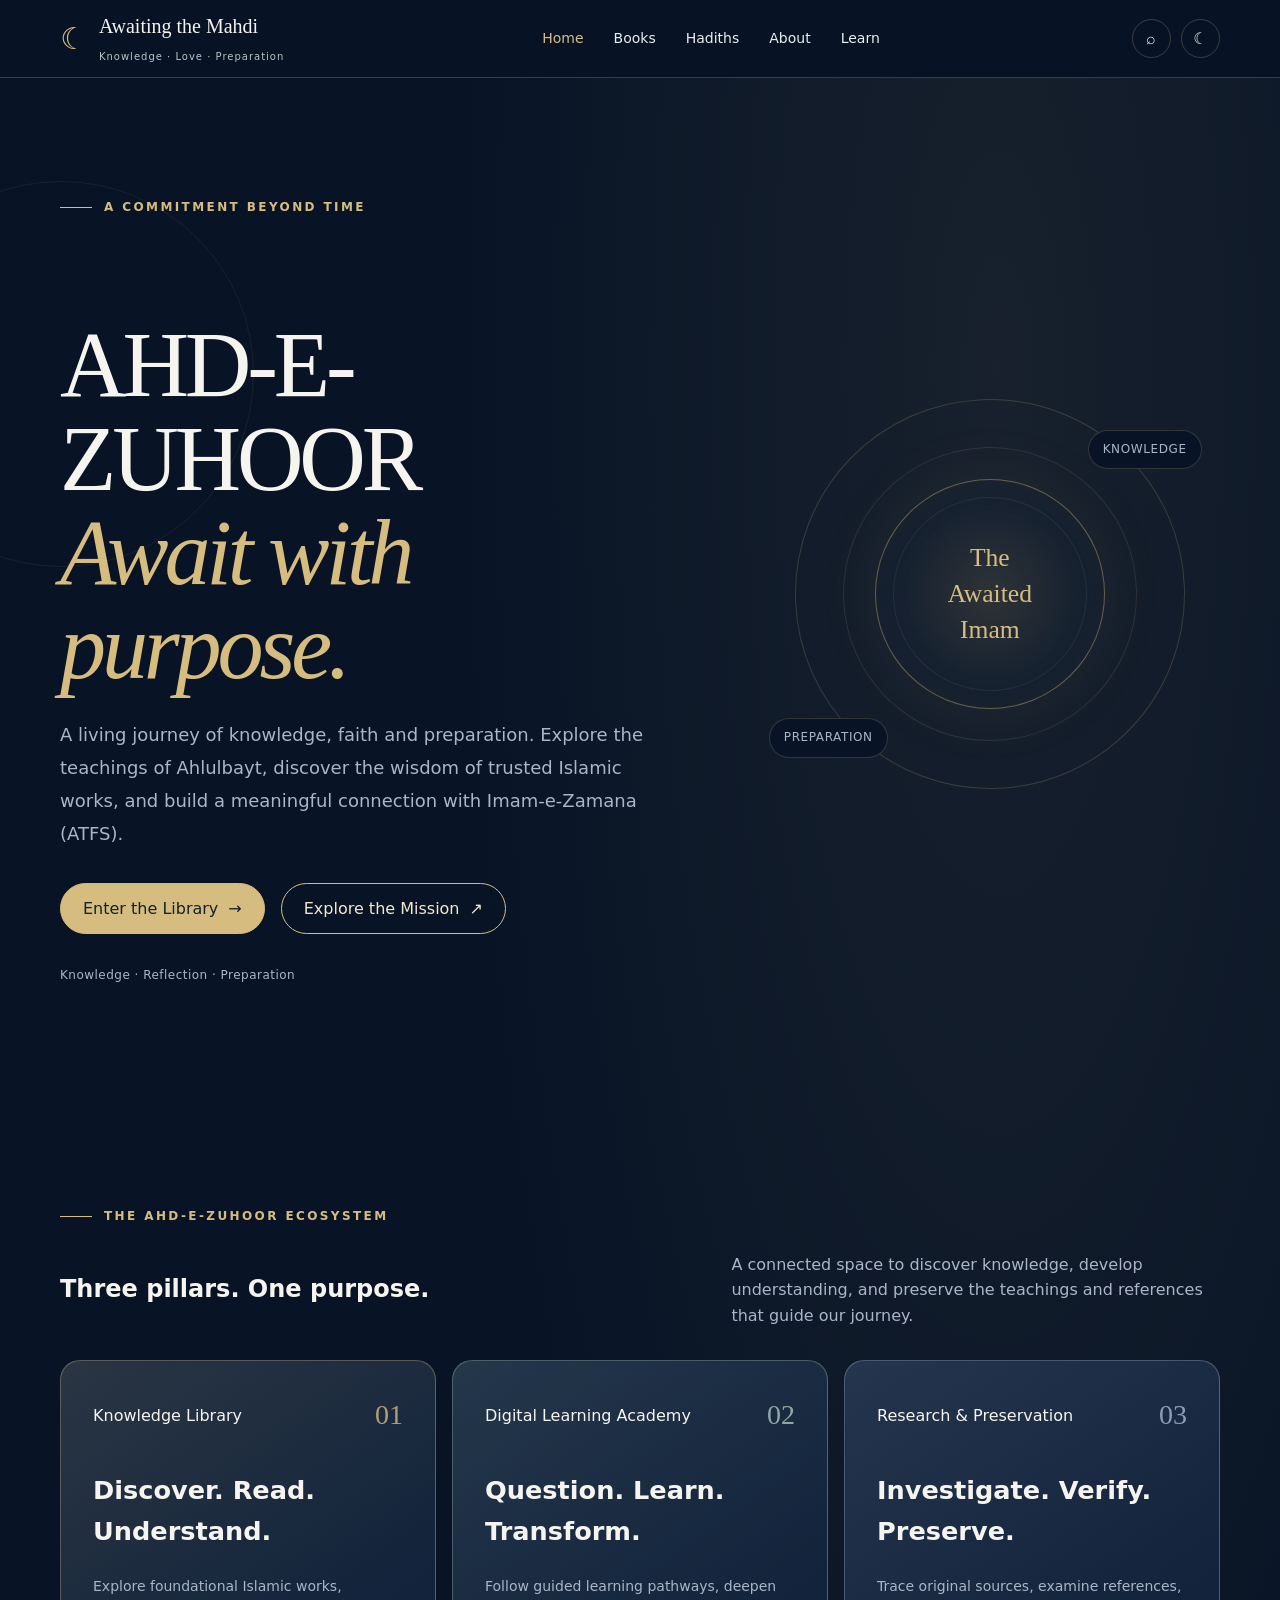
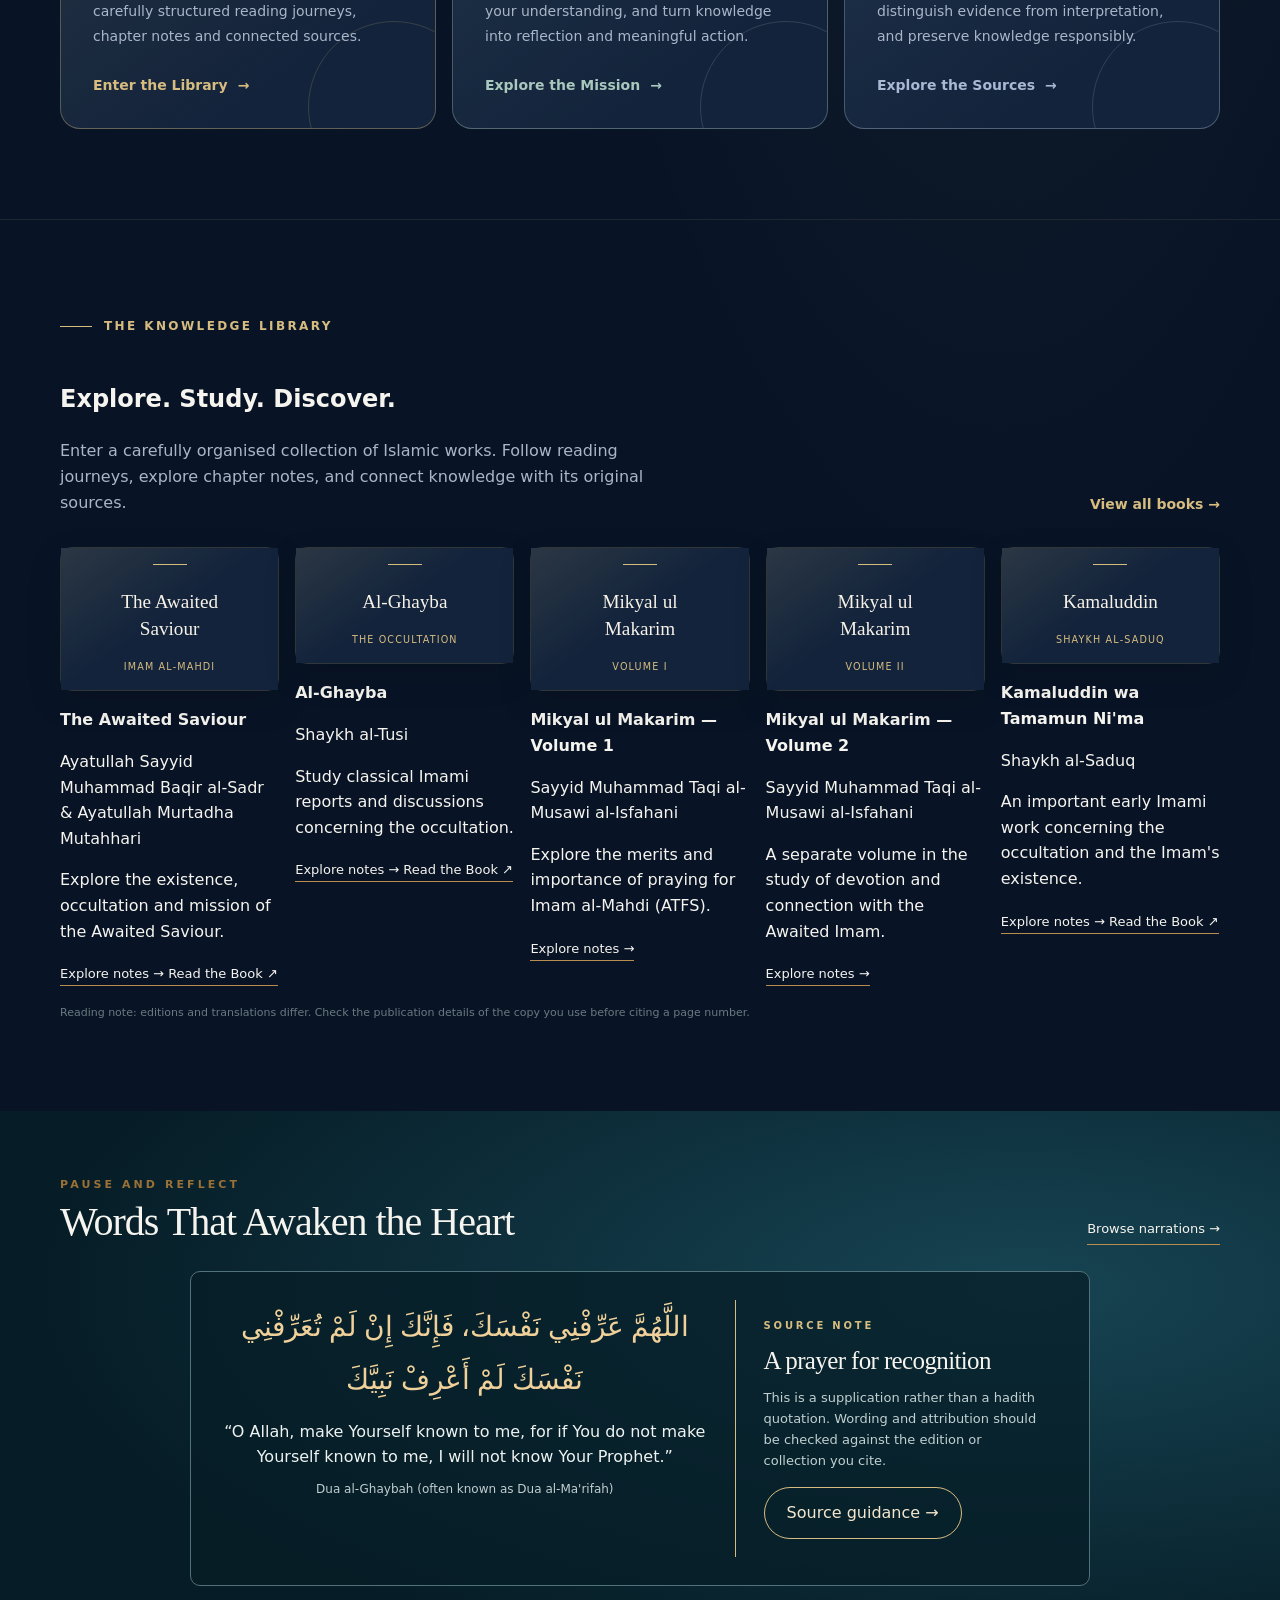
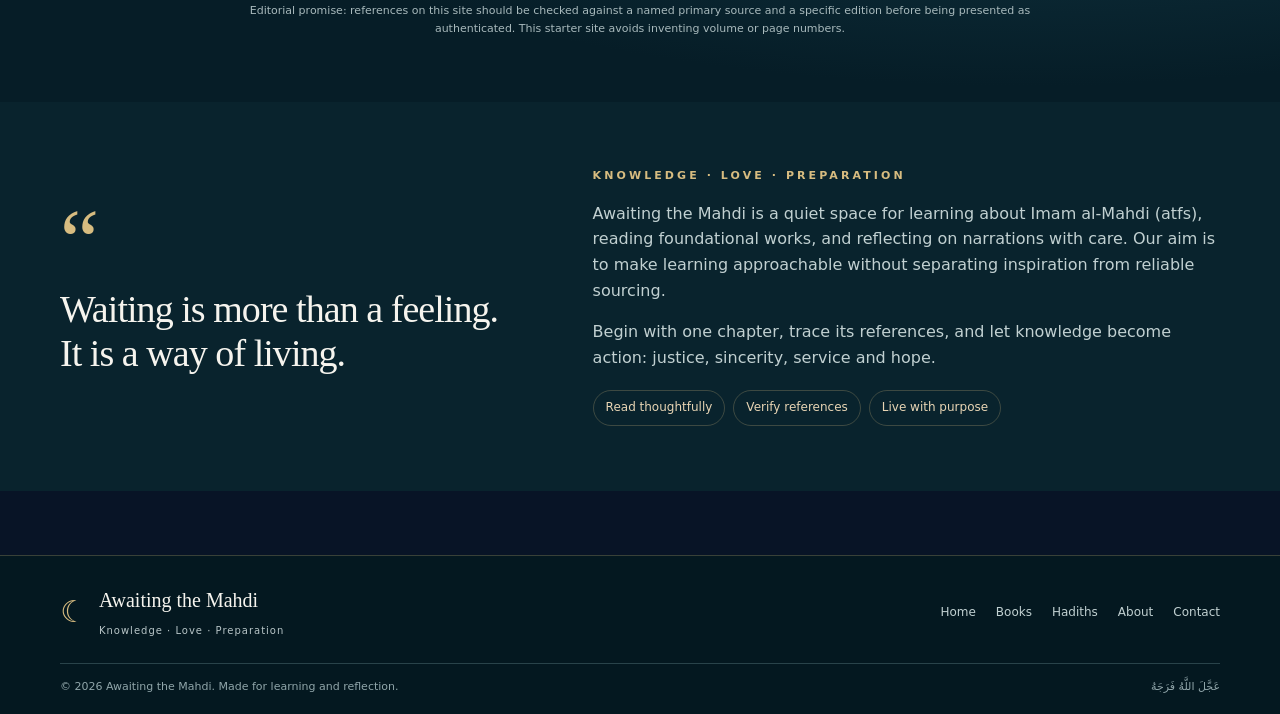
<file: index.html>
<!doctype html>
<html lang="en">
<head>
<meta charset="utf-8">
<meta name="viewport" content="width=device-width, initial-scale=1">
<meta name="theme-color" content="#081426">
  <link rel="manifest" href="./manifest.webmanifest">
<link rel="apple-touch-icon" href="./icons/icon.svg">
<meta name="description" content="Explore books, chapter summaries, and carefully referenced narrations about Imam al-Mahdi (atfs).">
<title>Awaiting the Mahdi — Knowledge • Love • Preparation</title>
<style>
:root{--navy:#061d27;--navy2:#0a2c38;--teal:#124654;--gold:#e8bb70;--cream:#f6f2e8;--ink:#102633;--muted:#aebdc0;--line:rgba(232,187,112,.25);--card:#0a2934}
*{box-sizing:border-box}html{scroll-behavior:smooth}body{margin:0;background:var(--navy);color:#f6f4ee;font-family:Inter,ui-sans-serif,system-ui,-apple-system,BlinkMacSystemFont,"Segoe UI",sans-serif;line-height:1.6}a{color:inherit;text-decoration:none}button,input{font:inherit}.serif{font-family:Georgia,"Times New Roman",serif;font-weight:400;letter-spacing:-.025em}.container{width:min(1160px,calc(100% - 44px));margin:auto}.topbar{height:78px;display:flex;align-items:center;border-bottom:1px solid var(--line);background:rgba(8,20,38,.94);position:sticky;top:0;z-index:10;backdrop-filter:blur(14px)}.nav{display:flex;align-items:center;justify-content:space-between;gap:24px}.brand{display:flex;align-items:center;gap:12px;min-width:230px}.brandmark{color:var(--gold);font-size:30px;line-height:1}.brandname{font-family:Georgia,serif;font-size:20px}.tagline{font-size:10px;letter-spacing:.1em;color:#b8c5c7}.navlinks{display:flex;align-items:center;gap:30px;color:#e8eeee;font-size:14px}.navlinks a:hover,.navlinks a.active{color:var(--gold)}.navactions{display:flex;gap:10px}.iconbtn,.menu-btn{background:transparent;color:#f6f4ee;border:1px solid var(--line);border-radius:50%;width:39px;height:39px;cursor:pointer}.menu-btn{display:none;border-radius:10px}.hero{min-height:490px;display:flex;align-items:center;position:relative;overflow:hidden;background:radial-gradient(ellipse at 78% 28%,rgba(54,124,137,.46),transparent 33%),radial-gradient(ellipse at 84% 70%,rgba(217,161,87,.18),transparent 22%),linear-gradient(110deg,#061923 2%,#0a2c38 52%,#123b47 100%)}.hero:before{content:"";position:absolute;inset:0;background:linear-gradient(90deg,rgba(3,20,28,.98) 0%,rgba(3,20,28,.79) 42%,rgba(3,20,28,.12) 100%),radial-gradient(circle at 75% 18%,rgba(255,255,255,.6) 0 1px,transparent 2px);background-size:auto,100px 90px;pointer-events:none}.hero:after{content:"";position:absolute;right:7%;bottom:-85px;width:390px;height:300px;border:1px solid rgba(232,187,112,.3);border-radius:50% 50% 0 0;box-shadow:0 0 0 18px rgba(232,187,112,.04),0 0 0 45px rgba(232,187,112,.03);opacity:.8}.hero-inner{position:relative;z-index:1;padding:76px 0 82px;max-width:680px}.eyebrow{font-size:11px;letter-spacing:.28em;text-transform:uppercase;color:var(--gold);font-weight:650}.hero h1{font-size:clamp(42px,6vw,68px);line-height:1.06;margin:16px 0}.hero h1 span{color:var(--gold);font-size:.48em;white-space:nowrap}.hero p{max-width:560px;color:#dce5e5;font-size:16px;margin:0 0 28px}.actions{display:flex;gap:12px;flex-wrap:wrap}.btn{border:1px solid var(--gold);border-radius:999px;padding:12px 22px;display:inline-flex;align-items:center;gap:10px;cursor:pointer;transition:.2s}.btn.primary{background:var(--gold);color:#10232b}.btn.secondary{color:#f4e7ce;background:transparent}.btn:hover{transform:translateY(-2px);box-shadow:0 8px 24px #0003}.features{border-top:1px solid var(--line);border-bottom:1px solid var(--line);background:#071f29}.featuregrid{display:grid;grid-template-columns:repeat(4,1fr);padding:28px 0}.feature{padding:4px 22px;text-align:center;border-right:1px solid var(--line)}.feature:last-child{border:0}.feature-icon{margin:0 auto 10px;width:42px;height:42px;border:1px solid var(--gold);border-radius:50%;display:grid;place-items:center;color:var(--gold);font-size:19px}.feature h3{font-family:Georgia,serif;font-size:19px;font-weight:400;margin:4px 0}.feature p{font-size:12px;color:#b9c8ca;margin:4px auto 0;max-width:220px}.light-section{background:var(--cream);color:var(--ink);padding:68px 0}.section-head{display:flex;align-items:end;justify-content:space-between;gap:20px;margin-bottom:26px}.section-head h2{font-size:clamp(29px,4vw,40px);line-height:1.12;margin:7px 0 0}.section-head .eyebrow{color:#9b7136}.text-link{font-size:13px;border-bottom:1px solid #b88d4e;padding-bottom:4px;white-space:nowrap}.bookgrid{display:grid;grid-template-columns:repeat(4,1fr);gap:16px}.bookcard{border:1px solid #dcd8ce;border-radius:10px;padding:14px;display:flex;flex-direction:column;min-height:330px;transition:.2s;background:#fbf9f3}.bookcard:hover{transform:translateY(-4px);box-shadow:0 12px 28px #112b3510}.cover{height:148px;border-radius:5px;margin-bottom:14px;padding:15px;display:flex;flex-direction:column;justify-content:space-between;align-items:center;text-align:center;color:#f8e5b9;background:linear-gradient(145deg,#0b4552,#071d2b 68%,#c48d45);box-shadow:inset 0 0 0 1px #d8b67566,0 5px 12px #0b263022}.cover.blue{background:linear-gradient(145deg,#245e7b,#0b253e 68%,#c29b56)}.cover.olive{background:linear-gradient(145deg,#365b50,#0b292d 68%,#d2a85d)}.cover.plum{background:linear-gradient(145deg,#3d3455,#111a2c 68%,#b78d51)}.cover .ornament{font-size:21px;color:#edc77e}.cover strong{font-family:Georgia,serif;font-size:18px;line-height:1.15;font-weight:400}.cover small{font-size:9px;letter-spacing:.15em;text-transform:uppercase}.bookcard h3{font-family:Georgia,serif;font-size:18px;font-weight:400;margin:0 0 4px}.author{font-size:12px;color:#687a7f;margin:0 0 10px}.bookcard p{font-size:13px;color:#314d58;margin:0 0 18px}.bookcard .text-link{align-self:flex-start;margin-top:auto}.hadith-section{padding:65px 0;background:radial-gradient(ellipse at 80% 30%,#174453,#061d27 68%)}.hadithbox{border:1px solid #51727a;border-radius:10px;background:#061d27bb;padding:28px 32px;display:grid;grid-template-columns:1.5fr 1fr;gap:28px;max-width:900px;margin:0 auto}.arabic{font-family:"Times New Roman",serif;font-size:28px;line-height:1.9;text-align:center;color:#f0d19a;direction:rtl}.translation{font-size:16px;color:#eef3f1;text-align:center;margin:12px auto 10px;max-width:520px}.source{font-size:12px;color:#c2ced0;text-align:center}.reference{border-left:1px solid var(--gold);padding:18px 10px 18px 28px;display:flex;flex-direction:column;justify-content:center}.reference .eyebrow{font-size:10px}.reference h3{font-family:Georgia,serif;font-size:25px;font-weight:400;margin:7px 0}.reference p{font-size:13px;color:#c1d0d1;margin:0 0 16px}.note{font-size:11px;color:#a8b9bc;margin:16px auto 0;max-width:850px;text-align:center}.about{padding:65px 0;background:#09232d}.about-grid{display:grid;grid-template-columns:1fr 1.3fr;gap:50px;align-items:center}.quote-mark{font-family:Georgia,serif;font-size:88px;color:var(--gold);line-height:.8}.about h2{font-size:38px;line-height:1.15;margin:12px 0}.about p{color:#c1d0d1}.pillrow{display:flex;gap:8px;flex-wrap:wrap;margin-top:20px}.pill{border:1px solid var(--line);padding:7px 12px;border-radius:999px;font-size:12px;color:#e8d5b4}.footer{border-top:1px solid var(--line);padding:28px 0 18px;background:#041820}.footer-top{display:flex;justify-content:space-between;gap:24px;align-items:center}.footer-links{display:flex;gap:20px;flex-wrap:wrap;font-size:12px;color:#c1d0d1}.footer-bottom{display:flex;justify-content:space-between;border-top:1px solid #29434a;margin-top:22px;padding-top:14px;font-size:11px;color:#91a6aa}.search-panel{position:fixed;inset:0;background:#001016dd;z-index:30;display:none;align-items:flex-start;justify-content:center;padding:14vh 20px 20px}.search-panel.open{display:flex}.search-box{width:min(620px,100%);background:var(--cream);color:var(--ink);border-radius:16px;padding:22px;box-shadow:0 20px 80px #0008}.search-top{display:flex;gap:10px}.search-top input{flex:1;min-width:0;padding:12px;border:1px solid #d2d8d4;border-radius:8px;background:white;color:#142a32}.search-results{margin-top:14px;display:grid;gap:8px}.search-result{padding:10px;border:1px solid #e1ded5;border-radius:8px;cursor:pointer}.search-result:hover{background:#eee8da}.close-search{border:0;background:#e5dfd1;border-radius:8px;padding:0 14px;cursor:pointer}.modal{position:fixed;inset:0;background:#001016dd;z-index:25;display:none;align-items:center;justify-content:center;padding:20px}.modal.open{display:flex}.modal-content{max-width:620px;width:100%;max-height:85vh;overflow:auto;background:var(--cream);color:var(--ink);padding:28px;border-radius:14px;position:relative}.modal-content h2{font-family:Georgia,serif;font-weight:400;font-size:30px;margin:0 35px 8px 0}.modal-content p{color:#304d57}.modal-close{position:absolute;right:18px;top:15px;border:0;background:#e4dfd4;border-radius:50%;width:34px;height:34px;cursor:pointer}.modal-kicker{font-size:11px;letter-spacing:.18em;text-transform:uppercase;color:#946d34}.dark-mode{--navy:#f5f1e7;--navy2:#e9e1d1;--ink:#132c35;color:#132c35}.dark-mode body{background:var(--cream);color:#132c35}.dark-mode .topbar,.dark-mode .features,.dark-mode .footer,.dark-mode .about{background:#f0eadc;color:#132c35}.dark-mode .navlinks,.dark-mode .iconbtn{color:#132c35}.dark-mode .hero{filter:saturate(.7)}.dark-mode .hadith-section{background:#dce5df;color:#132c35}.dark-mode .hadithbox{background:#f4f1e7;border-color:#9aafaa}.dark-mode .translation,.dark-mode .reference p,.dark-mode .source{color:#28454d}.dark-mode .about p,.dark-mode .feature p{color:#435b61}.dark-mode .footer-links{color:#435b61}
@media(max-width:850px){.navlinks{gap:16px}.brand{min-width:auto}.bookgrid{grid-template-columns:repeat(2,1fr)}.featuregrid{grid-template-columns:repeat(2,1fr);row-gap:24px}.feature:nth-child(2){border-right:0}.feature:nth-child(3),.feature:nth-child(4){padding-top:18px}.about-grid{grid-template-columns:1fr;gap:20px}.hero:after{right:-100px}}
/* Navigation switches to mobile before the header becomes crowded */
@media(max-width:700px) {
  .navlinks {
    display: none;
    position: absolute;
    left: 0;
    right: 0;
    top: 77px;
    background: #081426;
    padding: 20px 24px;
    flex-direction: column;
    align-items: flex-start;
    border-bottom: 1px solid var(--line);
  }

  .navlinks.open {
    display: flex;
  }

  .menu-btn {
    display: block;
  }
}
@media(max-width:620px){.container{width:min(100% - 30px,1160px)}.topbar{height:68px}.brandname{font-size:17px}.brandmark{font-size:25px}.tagline{font-size:9px}.navlinks{display:none;position:absolute;left:0;right:0;top:67px;background:#081426;padding:20px 24px;flex-direction:column;align-items:flex-start;border-bottom:1px solid var(--line)}.navlinks.open{display:flex}.menu-btn{display:block}.navactions .iconbtn{width:36px;height:36px}.hero{min-height:500px}.hero-inner{padding:70px 0}.hero:before{background:linear-gradient(90deg,rgba(3,20,28,.96),rgba(3,20,28,.64))}.hero p{font-size:14px}.featuregrid{padding:22px 0}.feature{padding:0 8px}.feature h3{font-size:16px}.feature p{font-size:11px}.light-section,.hadith-section,.about{padding:48px 0}.section-head{align-items:flex-start;flex-direction:column}.bookgrid{gap:10px}.bookcard{padding:10px;min-height:310px}.cover{height:125px;padding:10px}.cover strong{font-size:15px}.bookcard h3{font-size:16px}.bookcard p{font-size:12px}.hadithbox{grid-template-columns:1fr;padding:20px 16px;gap:12px}.reference{border-left:0;border-top:1px solid var(--gold);padding:20px 5px 0;text-align:center;align-items:center}.arabic{font-size:23px}.translation{font-size:14px}.about h2{font-size:32px}.footer-top,.footer-bottom{align-items:flex-start;flex-direction:column}.footer-links{gap:14px}.hero:after{width:260px;height:220px;right:-110px;bottom:-70px}}
</style>
<link rel="stylesheet" href="./docs/sprint-2/assets/css/tokens.css">
<link rel="stylesheet" href="./docs/sprint-2/assets/css/themes.css">
<link rel="stylesheet" href="./docs/sprint-2/assets/css/legacy-compat.css">
<link rel="stylesheet" href="./docs/sprint-2/assets/css/home.css">
</head>
<body>
<header class="topbar">
  <div class="container nav">
    <a class="brand" href="#home" aria-label="Awaiting the Mahdi home"><span class="brandmark">☾</span><span><span class="brandname">Awaiting the Mahdi</span><br><span class="tagline">Knowledge · Love · Preparation</span></span></a>
    <nav class="navlinks" id="navlinks" aria-label="Main navigation">
      <a class="active" href="#home">Home</a><a href="#books">Books</a><a href="#hadiths">Hadiths</a><a href="#about">About</a><a href="#learn">Learn</a>
    </nav>
    <div class="navactions"><button class="iconbtn" id="searchOpen" aria-label="Search">⌕</button><button class="iconbtn" id="themeToggle" aria-label="Toggle light and dark theme">☾</button><button class="menu-btn" id="menuToggle" aria-label="Open menu" aria-controls="navlinks" aria-expanded="false">☰</button></div>
  </div>
</header>
<main class="home-page home-main">
<section id="home">
  <div class="container home-hero">

    <div class="home-hero-copy">
      <div class="home-hero-eyebrow">
        A commitment beyond time
      </div>

      <h1 class="home-hero-title">
        AHD-E-ZUHOOR
        <span>Await with purpose.</span>
      </h1>

      <p class="home-hero-description">
        A living journey of knowledge, faith and preparation.
        Explore the teachings of Ahlulbayt, discover the wisdom
        of trusted Islamic works, and build a meaningful connection
        with Imam-e-Zamana (ATFS).
      </p>

      <div class="home-hero-actions">
        <a class="btn primary" href="#books">
          Enter the Library <span>→</span>
        </a>

        <a class="btn secondary" href="#learn">
          Explore the Mission <span>↗</span>
        </a>
      </div>

      <p class="home-hero-note">
        Knowledge · Reflection · Preparation
      </p>
    </div>

    <div class="home-hero-visual" aria-hidden="true">
      <div class="home-hero-orbit"></div>

      <div class="home-hero-core">
        <span>The Awaited Imam</span>
      </div>

      <div class="home-hero-orbit-label is-top">
        KNOWLEDGE
      </div>

      <div class="home-hero-orbit-label is-bottom">
        PREPARATION
      </div>
    </div>

  </div>
</section>

<section class="home-section" id="learn" aria-labelledby="pillars-title">
  <div class="container">

    <div class="pillar-intro">
      <div>
        <div class="home-hero-eyebrow">The AHD-E-ZUHOOR ecosystem</div>
        <h2 id="pillars-title">Three pillars. One purpose.</h2>
      </div>

      <p>
        A connected space to discover knowledge, develop understanding,
        and preserve the teachings and references that guide our journey.
      </p>
    </div>

    <div class="pillar-grid">

      <article class="pillar-card" data-pillar="library">
        <div class="pillar-card-top">
          <span class="pillar-label">Knowledge Library</span>
          <span class="pillar-card-number">01</span>
        </div>

        <h3>Discover. Read. Understand.</h3>

        <p>
          Explore foundational Islamic works, carefully structured
          reading journeys, chapter notes and connected sources.
        </p>

        <a class="pillar-card-link" href="#books">
          Enter the Library <span aria-hidden="true">→</span>
        </a>
      </article>

      <article class="pillar-card" data-pillar="academy">
        <div class="pillar-card-top">
          <span class="pillar-label">Digital Learning Academy</span>
          <span class="pillar-card-number">02</span>
        </div>

        <h3>Question. Learn. Transform.</h3>

        <p>
          Follow guided learning pathways, deepen your understanding,
          and turn knowledge into reflection and meaningful action.
        </p>

        <a class="pillar-card-link" href="#about">
          Explore the Mission <span aria-hidden="true">→</span>
        </a>
      </article>

      <article class="pillar-card" data-pillar="research">
        <div class="pillar-card-top">
          <span class="pillar-label">Research &amp; Preservation</span>
          <span class="pillar-card-number">03</span>
        </div>

        <h3>Investigate. Verify. Preserve.</h3>

        <p>
          Trace original sources, examine references, distinguish
          evidence from interpretation, and preserve knowledge responsibly.
        </p>

        <a class="pillar-card-link" href="#hadiths">
          Explore the Sources <span aria-hidden="true">→</span>
        </a>
      </article>

    </div>
  </div>
</section>
<section class="home-section" id="books" aria-labelledby="library-title">
  <div class="container">

    <div class="collection-header">
      <div class="collection-header-copy">
        <div class="home-hero-eyebrow">The Knowledge Library</div>
        <h2 id="library-title">Explore. Study. Discover.</h2>
        <p>
          Enter a carefully organised collection of Islamic works.
          Follow reading journeys, explore chapter notes, and connect
          knowledge with its original sources.
        </p>
      </div>

      <a class="collection-link" href="#books" id="allBooks">
        View all books <span aria-hidden="true">→</span>
      </a>
    </div>
    <div class="book-grid" id="bookgrid">
  <!-- 01 — THE AWAITED SAVIOUR -->
  <article class="book-tile">
    <div class="book-cover-frame">
      <div class="book-cover-art">
        <span>The Awaited Saviour</span>
        <small>Imam al-Mahdi</small>
      </div>
    </div>

    <div class="book-card-content">
      <h3 class="book-title">The Awaited Saviour</h3>
      <span class="book-author">
        Ayatullah Sayyid Muhammad Baqir al-Sadr
        &amp; Ayatullah Murtadha Mutahhari
      </span>
      <p>
        Explore the existence, occultation and mission
        of the Awaited Saviour.
      </p>
      <a href="#" class="text-link book-more" data-book="saviour">
        Explore notes →
      </a>
      <a
        href="https://al-islam.org/awaited-saviour-ayatullah-sayyid-muhammad-baqir-sadr-ayatullah-murtadha-mutahhari"
        class="text-link book-read"
        target="_blank"
        rel="noopener noreferrer"
      >
        Read the Book ↗
      </a>
    </div>
  </article>

  <!-- 02 — AL-GHAYBA -->
  <article class="book-tile">
    <div class="book-cover-frame">
      <div class="book-cover-art">
        <span>Al-Ghayba</span>
        <small>The Occultation</small>
      </div>
    </div>

    <div class="book-card-content">
      <h3 class="book-title">Al-Ghayba</h3>
      <span class="book-author">Shaykh al-Tusi</span>
      <p>
        Study classical Imami reports and discussions
        concerning the occultation.
      </p>
      <a href="#" class="text-link book-more" data-book="ghaybah">
        Explore notes →
      </a>
      <a
        href="https://al-islam.org/shaykh-al-tusis-book-occultation-shaykh-tusi"
        class="text-link book-read"
        target="_blank"
        rel="noopener noreferrer"
      >
        Read the Book ↗
      </a>
    </div>
  </article>

  <!-- 03 — MIKYAL VOLUME 1 -->
  <article class="book-tile">
    <div class="book-cover-frame">
      <div class="book-cover-art">
        <span>Mikyal ul Makarim</span>
        <small>Volume I</small>
      </div>
    </div>

    <div class="book-card-content">
      <h3 class="book-title">Mikyal ul Makarim — Volume 1</h3>
      <span class="book-author">
        Sayyid Muhammad Taqi al-Musawi al-Isfahani
      </span>
      <p>
        Explore the merits and importance of praying
        for Imam al-Mahdi (ATFS).
      </p>
     <a href="#" class="text-link book-more" data-book="mikyal-vol-1">
  Explore notes →
</a>
    </div>
  </article>

  <!-- 04 — MIKYAL VOLUME 2 -->
  <article class="book-tile">
    <div class="book-cover-frame">
      <div class="book-cover-art">
        <span>Mikyal ul Makarim</span>
        <small>Volume II</small>
      </div>
    </div>

    <div class="book-card-content">
      <h3 class="book-title">Mikyal ul Makarim — Volume 2</h3>
      <span class="book-author">
        Sayyid Muhammad Taqi al-Musawi al-Isfahani
      </span>
      <p>
        A separate volume in the study of devotion
        and connection with the Awaited Imam.
      </p>
     <a href="#" class="text-link book-more" data-book="mikyal-vol-2">
  Explore notes →
</a>
    </div>
  </article>

  <!-- 05 — KAMALUDDIN -->
  <article class="book-tile">
    <div class="book-cover-frame">
      <div class="book-cover-art">
        <span>Kamaluddin</span>
        <small>Shaykh al-Saduq</small>
      </div>
    </div>

    <div class="book-card-content">
      <h3 class="book-title">
        Kamaluddin wa Tamamun Ni'ma
      </h3>
      <span class="book-author">Shaykh al-Saduq</span>
      <p>
        An important early Imami work concerning
        the occultation and the Imam's existence.
      </p>
      <a href="#" class="text-link book-more" data-book="kamaluddin">
        Explore notes →
      </a>
      <a
        href="https://al-islam.org/kamaaluddin-wa-tamaamun-nima-vol-1-shaykh-saduq"
        class="text-link book-read"
        target="_blank"
        rel="noopener noreferrer"
      >
        Read the Book ↗
      </a>
    </div>
  </article>
</div>
 <p style="font-size:11px;color:#687a7f;margin:18px 0 0">Reading note: editions and translations differ. Check the publication details of the copy you use before citing a page number.</p>
</div></section>
<section class="hadith-section" id="hadiths"><div class="container">
 <div class="section-head"><div><div class="eyebrow">Pause and reflect</div><h2 class="serif">Words That Awaken the Heart</h2></div><a class="text-link" href="#hadiths" id="allHadiths">Browse narrations →</a></div>
 <div class="hadithbox"><div><div class="arabic" lang="ar">اللَّهُمَّ عَرِّفْنِي نَفْسَكَ، فَإِنَّكَ إِنْ لَمْ تُعَرِّفْنِي نَفْسَكَ لَمْ أَعْرِفْ نَبِيَّكَ</div><p class="translation">“O Allah, make Yourself known to me, for if You do not make Yourself known to me, I will not know Your Prophet.”</p><div class="source">Dua al-Ghaybah (often known as Dua al-Ma'rifah)</div></div>
  <div class="reference"><div class="eyebrow">Source note</div><h3 class="serif">A prayer for recognition</h3><p>This is a supplication rather than a hadith quotation. Wording and attribution should be checked against the edition or collection you cite.</p><button class="btn secondary" id="sourceInfo" style="align-self:flex-start">Source guidance →</button></div>
 </div>
 <p class="note">Editorial promise: references on this site should be checked against a named primary source and a specific edition before being presented as authenticated. This starter site avoids inventing volume or page numbers.</p>
</div></section>
<section class="about" id="about"><div class="container about-grid"><div><div class="quote-mark">“</div><h2 class="serif">Waiting is more than a feeling.<br>It is a way of living.</h2></div><div><div class="eyebrow">Knowledge · Love · Preparation</div><p>Awaiting the Mahdi is a quiet space for learning about Imam al-Mahdi (atfs), reading foundational works, and reflecting on narrations with care. Our aim is to make learning approachable without separating inspiration from reliable sourcing.</p><p>Begin with one chapter, trace its references, and let knowledge become action: justice, sincerity, service and hope.</p><div class="pillrow"><span class="pill">Read thoughtfully</span><span class="pill">Verify references</span><span class="pill">Live with purpose</span></div></div></div></section>
</main>
<footer class="footer"><div class="container"><div class="footer-top"><a class="brand" href="#home"><span class="brandmark">☾</span><span><span class="brandname">Awaiting the Mahdi</span><br><span class="tagline">Knowledge · Love · Preparation</span></span></a><div class="footer-links"><a href="#home">Home</a><a href="#books">Books</a><a href="#hadiths">Hadiths</a><a href="#about">About</a><a href="mailto:hello@example.com">Contact</a></div></div><div class="footer-bottom"><span>© <span id="year"></span> Awaiting the Mahdi. Made for learning and reflection.</span><span lang="ar" dir="rtl">عَجَّلَ اللَّهُ فَرَجَهُ</span></div></div></footer>
<div class="search-panel" id="searchPanel" role="dialog" aria-modal="true" aria-label="Search site"><div class="search-box"><div class="search-top"><input id="searchInput" type="search" placeholder="Search books, topics and narrations…" autocomplete="off"><button class="close-search" id="searchClose">Close</button></div><div class="search-results" id="searchResults"><div class="search-result">Try “occultation”, “Kamaluddin”, or “preparation”.</div></div></div></div>
<div class="modal" id="modal" role="dialog" aria-modal="true" aria-labelledby="modalTitle"><div class="modal-content"><button class="modal-close" id="modalClose" aria-label="Close">×</button><div class="modal-kicker" id="modalKicker">Reading notes</div><h2 id="modalTitle">Book title</h2><div id="modalBody"></div></div></div>
<script>
const bookData={
 saviour:{title:"The Awaited Saviour",kicker:"Book overview",body:"<p><strong>Start here:</strong> use this as a reading guide, then compare each claim with the edition you have in front of you.</p><h3>Suggested chapter-note structure</h3><ol><li>Main question or claim</li><li>Key Qur’anic verses and narrations cited by the author</li><li>Historical or theological context</li><li>Questions to revisit after reading</li></ol><p><strong>Bibliography reminder:</strong> verify the author, translator, publisher and edition before quoting passages or page numbers.</p>"},
 mission:{title:"The Imam and His Mission",kicker:"Thematic reading",body:"<p>This is a thematic study path rather than a claim that one particular book has been summarized.</p><h3>Questions for reflection</h3><ul><li>How is justice described in the text?</li><li>What responsibilities belong to believers during the occultation?</li><li>Which cited reports are traced to primary sources?</li></ul><p>Add chapter-specific summaries as you read and keep citations beside each note.</p>"},
 kamaluddin:{title:"Kamaluddin wa Tamamun Ni'ma",kicker:"Classical Imami source",body:"<p>Attributed to Shaykh al-Saduq (Ibn Babawayh), this work is an important early Imami text on the occultation and the arguments surrounding it.</p><h3>How to study it</h3><ol><li>Record the volume, chapter heading and report number in your edition.</li><li>Separate the author's framing from the wording of each report.</li><li>Compare translations where a key theological term is involved.</li></ol><p>Page numbering varies between editions, so no page citation is supplied here.</p>"},
 ghaybah:{title:"Al-Ghaybah",kicker:"Classical Imami source",body:"<p>Shaykh al-Tusi's <em>Al-Ghaybah</em> is another foundational work for studying reports and arguments related to the occultation.</p><h3>Reading checklist</h3><ul><li>Note the report number, chain and chapter where provided.</li><li>Distinguish a report's inclusion in a book from a judgement about its authenticity.</li><li>Consult scholarly commentary for questions of grading or interpretation.</li></ul><p>Always identify the edition or translation used in your notes.</p>"}
};
const modal=document.getElementById('modal');
function showModal(title,kicker,body){document.getElementById('modalTitle').textContent=title;document.getElementById('modalKicker').textContent=kicker;document.getElementById('modalBody').innerHTML=body;modal.classList.add('open');document.getElementById('modalClose').focus()}
document.querySelectorAll('.book-more').forEach(a=>{a.href='book.html?id='+a.dataset.book;});document.getElementById('sourceInfo').addEventListener('click',()=>showModal('How to cite a narration','Reference guidance','<p>For each narration, include as much of the following as your source provides:</p><ul><li>Original Arabic text</li><li>Collection and author</li><li>Book/chapter and report number</li><li>Volume and page for the exact edition</li><li>Translator and publisher for translations</li><li>A separate scholarly grading, if one is available and relevant</li></ul><p>A narration appearing in a collection does not automatically mean every scholar grades it authentic.</p>'));
document.getElementById('modalClose').addEventListener('click',()=>modal.classList.remove('open'));
modal.addEventListener('click',e=>{if(e.target===modal)modal.classList.remove('open')});
document.addEventListener('keydown', e => {
  if (e.key === 'Escape') {
    modal.classList.remove('open');
    document.getElementById('searchPanel').classList.remove('open');
    navlinks.classList.remove('open');
    menuToggle.setAttribute('aria-expanded', 'false');
    menuToggle.setAttribute('aria-label', 'Open menu');
  }
});
const searchPanel=document.getElementById('searchPanel'),searchInput=document.getElementById('searchInput');
const searchable=[...Object.entries(bookData).map(([id,b])=>({title:b.title,desc:b.kicker+' · book notes',href:'#books',id})),{title:'Hadiths and source verification',desc:'How to cite narrations carefully',href:'#hadiths'},{title:'Preparation during the occultation',desc:'Reflection and learning themes',href:'#about'},{title:'Dua al-Ghaybah',desc:'Supplication for recognition',href:'#hadiths'}];
function renderSearch(q=''){let matches=searchable.filter(x=>(x.title+' '+x.desc).toLowerCase().includes(q.toLowerCase()));document.getElementById('searchResults').innerHTML=matches.length?matches.map(x=>`<div class="search-result" tabindex="0" data-href="${x.href}" data-id="${x.id||''}"><strong>${x.title}</strong><br><small>${x.desc}</small></div>`).join(''):'<div class="search-result">No results. Try another keyword.</div>';document.querySelectorAll('.search-result[data-href]').forEach(el=>{const go=()=>{searchPanel.classList.remove('open');if(el.dataset.id){const b=bookData[el.dataset.id];showModal(b.title,b.kicker,b.body)}else document.querySelector(el.dataset.href).scrollIntoView({behavior:'smooth'})};el.addEventListener('click',go);el.addEventListener('keydown',e=>{if(e.key==='Enter')go()})})}
document.getElementById('searchOpen').addEventListener('click',()=>{searchPanel.classList.add('open');renderSearch('');searchInput.focus()});document.getElementById('searchClose').addEventListener('click',()=>searchPanel.classList.remove('open'));searchPanel.addEventListener('click',e=>{if(e.target===searchPanel)searchPanel.classList.remove('open')});searchInput.addEventListener('input',()=>renderSearch(searchInput.value));
document.getElementById('themeToggle').addEventListener('click',()=>{document.documentElement.classList.toggle('dark-mode');document.getElementById('themeToggle').textContent=document.documentElement.classList.contains('dark-mode')?'☀':'☾'});
const menuToggle = document.getElementById('menuToggle');
const navlinks = document.getElementById('navlinks');

menuToggle.addEventListener('click', () => {
  const isOpen = navlinks.classList.toggle('open');
  menuToggle.setAttribute('aria-expanded', String(isOpen));
  menuToggle.setAttribute('aria-label', isOpen ? 'Close menu' : 'Open menu');
});

document.querySelectorAll('.navlinks a').forEach(a => {
  a.addEventListener('click', () => {
    navlinks.classList.remove('open');
    menuToggle.setAttribute('aria-expanded', 'false');
    menuToggle.setAttribute('aria-label', 'Open menu');
  });
});
document.addEventListener('click', e => {
  if (
    navlinks.classList.contains('open') &&
    !e.target.closest('.topbar')
  ) {
    navlinks.classList.remove('open');
    menuToggle.setAttribute('aria-expanded', 'false');
    menuToggle.setAttribute('aria-label', 'Open menu');
  }
});
document.getElementById('allBooks').addEventListener('click',e=>{
  e.preventDefault(); window.location.href='book.html'; return;
 showModal('Books and reading notes','Library',
 '<p>Choose a title to open its reading notes.</p><ul>'+
 '<li><a href="#" class="text-link library-book-link" data-book="saviour">The Awaited Saviour — Explore notes →</a></li>'+
 '<li><a href="#" class="text-link library-book-link" data-book="mission">The Imam and His Mission — Explore notes →</a></li>'+
 '<li><a href="#" class="text-link library-book-link" data-book="kamaluddin">Kamaluddin wa Tamamun Ni&#39;ma — Explore notes →</a></li>'+
 '<li><a href="#" class="text-link library-book-link" data-book="ghaybah">Al-Ghaybah — Explore notes →</a></li>'+
 '</ul><p>Check the edition and translation you use before citing page numbers.</p>');
 document.querySelectorAll('.library-book-link').forEach(a=>
  a.addEventListener('click',e=>{
   e.preventDefault();
   const b=bookData[a.dataset.book];
   if(b)showModal(b.title,b.kicker,b.body);
  })
 );
});
document.getElementById('allHadiths').addEventListener('click',e=>{e.preventDefault();showModal('Hadith library','Coming into focus','<p>This starter library deliberately contains a source-guidance example rather than unverified hadith quotations. Add narrations only after checking the original source and edition.</p><p>Recommended fields: Arabic text, translation, collection, author, volume, page or report number, edition, and grading source.</p>')});
document.getElementById('year').textContent=new Date().getFullYear();
</script>
  <script>
if ("serviceWorker" in navigator) {
  window.addEventListener("load", function () {
    navigator.serviceWorker.register("./sw.js")
      .catch(function (error) {
        console.warn("PWA service worker registration failed:", error);
      });
  });
}
</script>
</body>
</html>
</file>
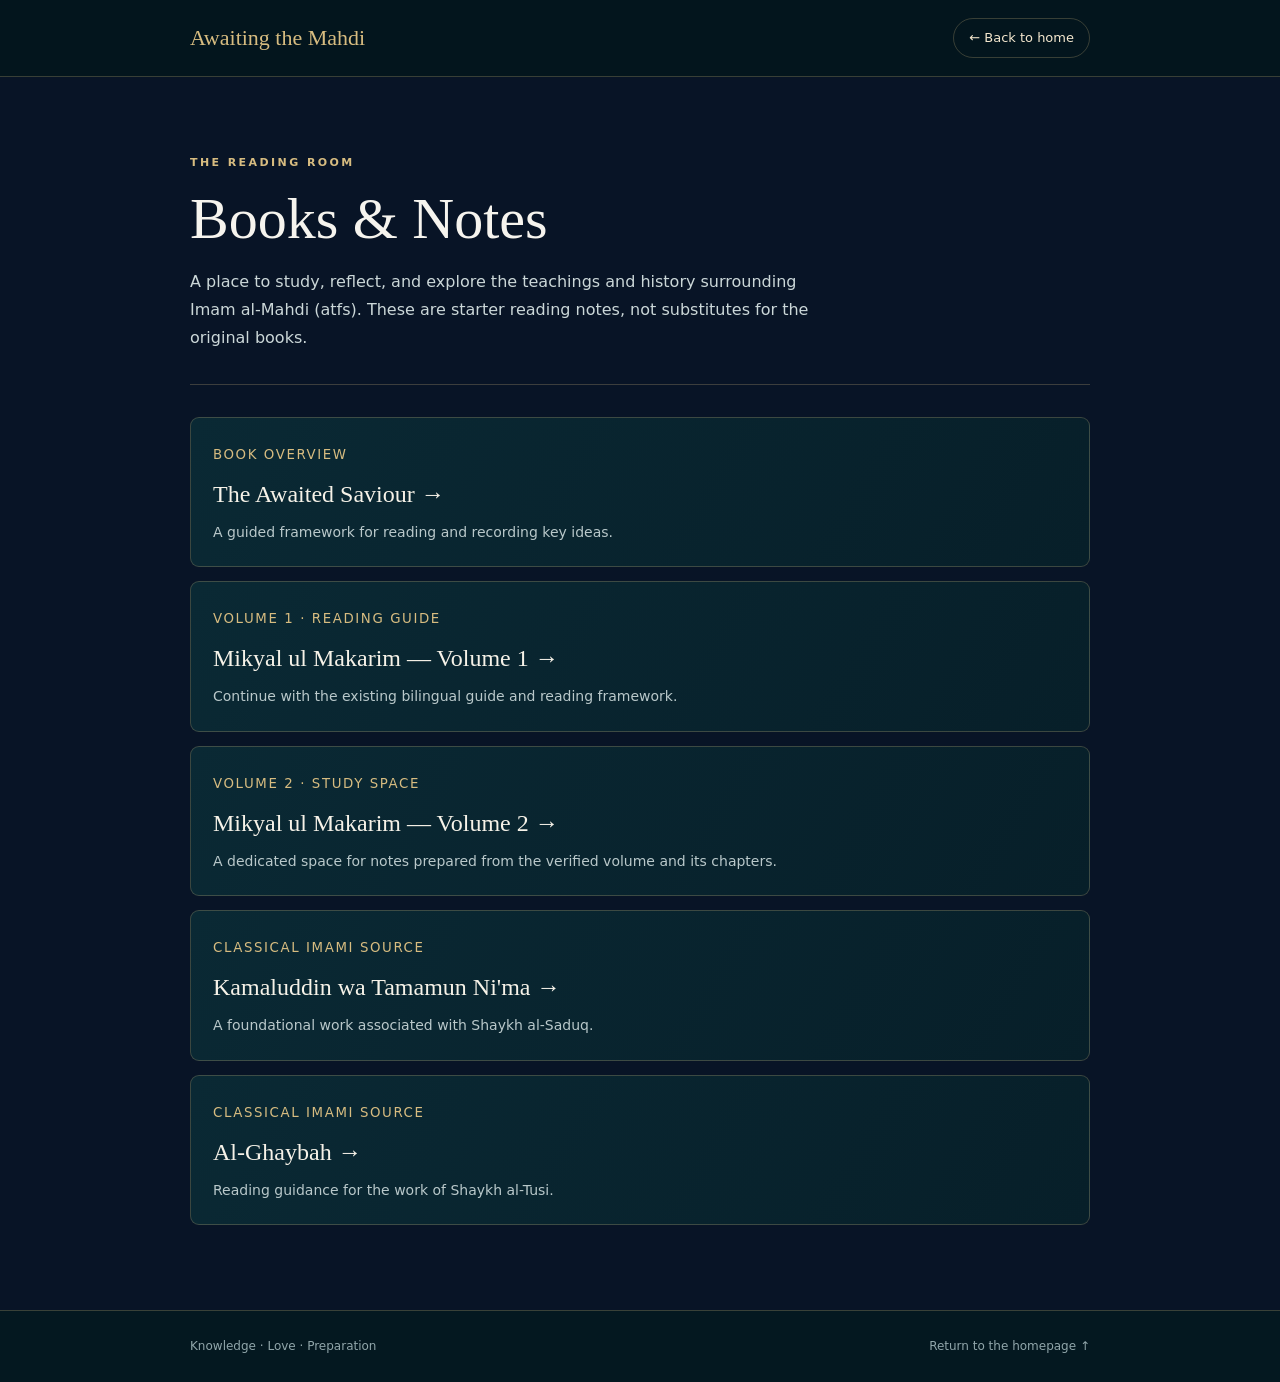
<file: book.html>
<!doctype html>
<html lang="en">
<head>
<meta charset="utf-8">
<meta name="viewport" content="width=device-width, initial-scale=1">
<meta name="theme-color" content="#081426">
<meta name="description" content="A reading library exploring Imam al-Mahdi (atfs), with book notes and source guidance.">
<title>Reading Library — Awaiting the Mahdi</title>
<style>
:root {
  --navy:#081426;
  --navy2:#12233B;
  --gold:#D7BC80;
  --cream:#F7F2E8;
  --ink:#202A35;
  --muted:#AAB6C8;
  --line:rgba(215,188,128,.25);
}
* { box-sizing:border-box; }
html { scroll-behavior:smooth; }
body {
  margin:0;
  background:var(--navy);
  color:#f6f4ee;
  font-family:Inter,system-ui,-apple-system,BlinkMacSystemFont,"Segoe UI",sans-serif;
  line-height:1.75;
}
a { color:inherit; text-decoration:none; }
.container { width:min(900px,calc(100% - 40px)); margin:auto; }
header {
  position:sticky; top:0; z-index:5;
  background:rgba(4,22,30,.96);
  border-bottom:1px solid var(--line);
  backdrop-filter:blur(14px);
}
.nav {
  min-height:76px; display:flex;
  align-items:center; justify-content:space-between; gap:16px;
}
.brand { font:22px Georgia,serif; color:var(--gold); }
.back {
  font-size:13px; color:#f4e7ce;
  border:1px solid var(--line); border-radius:999px;
  padding:8px 15px;
}
main { padding:65px 0 85px; min-height:75vh; }
.eyebrow {
  color:var(--gold); text-transform:uppercase;
  letter-spacing:.22em; font-size:11px; font-weight:600;
}
h1,h2,h3 { font-family:Georgia,"Times New Roman",serif; font-weight:400; }
h1 { font-size:clamp(38px,7vw,58px); line-height:1.13; margin:14px 0; }
h2 { font-size:27px; color:var(--gold); margin-top:38px; }
h3 { font-size:21px; margin-top:26px; }
.intro { color:#cbd7d8; max-width:650px; }
.rule { height:1px; background:var(--line); margin:32px 0; }
.library { display:grid; gap:14px; margin-top:32px; }
.book {
  display:block; padding:22px;
  border:1px solid var(--line); border-radius:9px;
  background:linear-gradient(120deg,#0a2934,#071f29);
  transition:transform .2s,border-color .2s;
}
.book:hover { transform:translateY(-2px); border-color:var(--gold); }
.book small { color:var(--gold); letter-spacing:.12em; text-transform:uppercase; }
.book h2 { color:#f6f2e8; font-size:24px; margin:5px 0; }
.book p { color:#b9c8ca; font-size:14px; margin:0; }
article {
  color:var(--ink);
  background:var(--cream);
  width:100%;
  max-width:760px;
  margin:0 auto;
  padding:clamp(22px, 5vw, 42px);
  border-radius:12px;
  line-height:1.85;
}

article p,
article li {
  font-size:17px;
  line-height:1.85;
}

article strong {
  color:var(--navy);
}

article h2,
article h3 {
  color:var(--navy);
}

article a {
  color:#344F70;
  text-decoration:underline;
  text-underline-offset:3px;
}

article ul,
article ol {
  padding-left:24px;
}

article .roman-urdu {
  color:#46566A;
}
.notice {
  border-left:3px solid var(--gold);
  background:#EAE6DC;
  padding:16px 20px;
  border-radius:0 8px 8px 0;
  color:#46566A;
  font-size:14px;
  line-height:1.8;
  margin-top:28px;
}

.notice strong {
  color:var(--navy);
}
footer {
  border-top:1px solid var(--line);
  background:#041820; padding:25px 0;
  color:#91a6aa; font-size:12px;
}
footer .container { display:flex; justify-content:space-between; gap:12px; flex-wrap:wrap; }
@media(max-width:560px) {
  .nav { min-height:68px; }
  .brand { font-size:18px; }
  .back { font-size:12px; padding:7px 11px; }
  main { padding:45px 0 60px; }
  .book { padding:18px; }
  article p, article li { font-size:16px; }
}

/* Shared bilingual reading controls */
.language-switch {
  margin: 24px 0;
  padding: 16px;
  background: #0a2934;
  border: 1px solid #b99a55;
  border-radius: 10px;
}

.language-heading {
  color: #d5b66b;
  margin-top: 0;
  margin-bottom: 12px;
}

.language-button {
  padding: 9px 13px;
  margin: 3px;
  border: 1px solid #b99a55;
  border-radius: 22px;
  background: transparent;
  color: #f6f2e8;
  cursor: pointer;
}

.language-button.active {
  background: #d5b66b;
  color: #101d2b;
}

.roman-urdu {
  color: #cbd7d8;
}

body[data-reading-language="urdu"] .english-copy {
  display: none;
}

body[data-reading-language="english"] .roman-urdu {
  display: none;
}
article .language-switch {
  background:#EAE6DC;
  border:1px solid rgba(8,20,38,.14);
  border-radius:10px;
  padding:18px;
}

article .language-heading {
  color:var(--navy);
  font-weight:600;
}

article .language-button {
  background:transparent;
  color:var(--navy);
  border:1px solid rgba(8,20,38,.28);
  padding:9px 16px;
  border-radius:24px;
  cursor:pointer;
  transition:background .2s ease, color .2s ease;
}

article .language-button.active {
  background:var(--navy);
  color:var(--cream);
  border-color:var(--navy);
}

article .language-button:focus-visible {
  outline:2px solid var(--gold);
  outline-offset:3px;
}
</style>
</head>
<body>
<header>
  <div class="container nav">
    <a class="brand" href="index.html">Awaiting the Mahdi</a>
    <a class="back" href="index.html">← Back to home</a>
  </div>
</header>
<main class="container">
  <div id="content">
    <p class="eyebrow">The reading room</p>
    <h1>Books &amp; Notes</h1>
    <p class="intro">A place to study, reflect, and explore the teachings and history surrounding Imam al-Mahdi (atfs). These are starter reading notes, not substitutes for the original books.</p>
    <div class="rule"></div>
    <div class="library">
      <a class="book" href="book.html?id=saviour">
        <small>Book overview</small>
        <h2>The Awaited Saviour →</h2>
        <p>A guided framework for reading and recording key ideas.</p>
      </a>
      <a class="book" href="book.html?id=mikyal-vol-1">
  <small>Volume 1 · Reading guide</small>
  <h2>Mikyal ul Makarim — Volume 1 →</h2>
  <p>Continue with the existing bilingual guide and reading framework.</p>
</a>

<a class="book" href="book.html?id=mikyal-vol-2">
  <small>Volume 2 · Study space</small>
  <h2>Mikyal ul Makarim — Volume 2 →</h2>
  <p>A dedicated space for notes prepared from the verified volume and its chapters.</p>
</a>
      <a class="book" href="book.html?id=kamaluddin">
        <small>Classical Imami source</small>
        <h2>Kamaluddin wa Tamamun Ni'ma →</h2>
        <p>A foundational work associated with Shaykh al-Saduq.</p>
      </a>
      <a class="book" href="book.html?id=ghaybah">
        <small>Classical Imami source</small>
        <h2>Al-Ghaybah →</h2>
        <p>Reading guidance for the work of Shaykh al-Tusi.</p>
      </a>
    </div>
  </div>
</main>
<footer>
  <div class="container">
    <span>Knowledge · Love · Preparation</span>
    <a href="index.html">Return to the homepage ↑</a>
  </div>
</footer>
<script>
const books = {
  saviour: {
    title:"The Awaited Saviour",
    kicker:"Book overview",
    body:`
      <p><strong>About this guide</strong></p>
<p>This reading companion follows the chapter structure of <em>The Awaited Saviour</em> by Ayatullah Sayyid Muhammad Baqir al-Sadr and Ayatullah Murtadha Mutahhari. Read each chapter in the original, explore the key idea, and pause to reflect.</p>

<p><a href="https://al-islam.org/awaited-saviour-ayatullah-sayyid-muhammad-baqir-sadr-ayatullah-murtadha-mutahhari" target="_blank" rel="noopener noreferrer">Read the complete original book on Al-Islam.org ↗</a></p>


<div class="language-switch">
  <p class="language-heading">Choose your reading language</p>
<button type="button" class="language-button active"
  data-language="both" aria-pressed="true">Both</button>

<button type="button" class="language-button"
  data-language="urdu" aria-pressed="false">Roman Urdu</button>

<button type="button" class="language-button"
  data-language="english" aria-pressed="false">Simple English</button>
  </div>

<style>
.language-switch {
  margin: 24px 0;
  padding: 16px;
  background: #0a2934;
  border: 1px solid #b99a55;
  border-radius: 10px;
}
.language-heading {
  color: #d5b66b;
  margin-top: 0;
  margin-bottom: 12px;
}
.language-button {
  padding: 9px 13px;
  margin: 3px;
  border: 1px solid #b99a55;
  border-radius: 22px;
  background: transparent;
  color: #f6f2e8;
  cursor: pointer;
}
.language-button.active {
  background: #d5b66b;
  color: #101d2b;
}
.roman-urdu {
  color: #cbd7d8;
}
body[data-reading-language="urdu"] .english-copy {
  display: none;
}
body[data-reading-language="english"] .roman-urdu {
  display: none;
}
</style>

<h2>Your reading progress</h2>

<p id="saviour-progress-text">0 of 10 sections completed</p>
<div style="height:7px;background:#183641;border-radius:8px;overflow:hidden;">
  <div id="saviour-progress-bar" style="height:100%;width:0%;background:#e8bb70;transition:width .2s;"></div>
</div>
<p><small>Your progress will be saved in this browser on this device.</small></p>

<h2>Part One — Sayyid Muhammad Baqir al-Sadr</h2>

<section>
<h3>1. Who and What of the Mahdi</h3>

<p class="english-copy"><strong>Summary:</strong> The chapter presents belief in the Mahdi as more than a distant hope. It explores the universal human longing for justice and explains the Islamic belief that the Awaited Saviour is a living person whose mission will bring an end to oppression.</p>
<p class="roman-urdu"><strong>Khulasa (Roman Urdu):</strong> Yeh chapter Imam Mahdi (atfs) ke aqeede ko sirf mustaqbil ki umeed nahi, balkeh insaniyat ki insaaf ki talab se jorta hai. Islami aqeede ke mutabiq Imam ek zinda shakhsiyat hain jin ka mission zulm ko khatam karna aur insaaf qayam karna hai.</p>

<p class="english-copy"><strong>Key idea:</strong> Hope in divine justice can give people strength to resist injustice today.</p>
<p class="roman-urdu"><strong>Asal paigham (Roman Urdu):</strong> Ilahi insaaf par yaqeen humein aaj bhi na-insaafi ke khilaf kharay hone ka hausla de sakta hai.</p>

<p class="english-copy"><strong>Reflect:</strong> How should believing in a living Imam change the way I respond to injustice?</p>
<p class="roman-urdu"><strong>Ghour karein (Roman Urdu):</strong> Ek zinda Imam par yaqeen rakhne se na-insaafi dekh kar mera rawayya kaise badalna chahiye?</p>

<p><a href="https://al-islam.org/awaited-saviour-ayatullah-sayyid-muhammad-baqir-sadr-ayatullah-murtadha-mutahhari/who-and-what-mahdi" target="_blank" rel="noopener noreferrer">Read the original chapter ↗</a></p>
<label><input type="checkbox" class="saviour-check" data-section="0"> Mark section as read</label>
</section>

<section>
<h3>2. Some Objections about the Mahdi</h3>

<p class="english-copy"><strong>Summary:</strong> This chapter introduces questions and objections raised about the belief in Imam al-Mahdi, including questions concerning his long life, the circumstances of his existence and the idea of occultation.</p>
<p class="roman-urdu"><strong>Khulasa (Roman Urdu):</strong> Is chapter mein Imam Mahdi (atfs) ke bare mein uthaye gaye sawalat ka ta'aruf hai, jaise unki lambi zindagi, unke wajood ka jari rehna aur ghaybat ka tasawwur.</p>

<p class="english-copy"><strong>Key idea:</strong> Serious questions deserve careful examination rather than dismissal.</p>
<p class="roman-urdu"><strong>Asal paigham (Roman Urdu):</strong> Sanjeeda sawalat ko nazarandaz karne ke bajaye daleel aur soch samajh se dekhna chahiye.</p>

<p class="english-copy"><strong>Reflect:</strong> Which question about the Mahdi do I most want to understand through reliable sources?</p>
<p class="roman-urdu"><strong>Ghour karein (Roman Urdu):</strong> Imam Mahdi (atfs) ke bare mein kaunsa sawal main mo'tabar maakhiz se samajhna chahti hoon?</p>

<p><a href="https://al-islam.org/awaited-saviour-ayatullah-sayyid-muhammad-baqir-sadr-ayatullah-murtadha-mutahhari/some-objections-about-mahdi" target="_blank" rel="noopener noreferrer">Find this chapter in the original book ↗</a></p>
<label><input type="checkbox" class="saviour-check" data-section="1"> Mark section as read</label>
</section>

<section>
<h3>3. Replies to the Objections</h3>

<p class="english-copy"><strong>Summary:</strong> The author responds to the objections by examining the arguments surrounding the Mahdi's existence, long life, early Imamate and occultation, drawing on religious reasoning and historical discussion.</p>
<p class="roman-urdu"><strong>Khulasa (Roman Urdu):</strong> Musannif aitraazat ka jawab dete hue Imam (atfs) ki lambi zindagi, ibtidaai Imamat, ghaybat aur unke mission se mutalliq daleelon aur tareekhi guftagu ka jaiza lete hain.</p>

<p class="english-copy"><strong>Key idea:</strong> Examine the reasoning and evidence behind a belief, not only the conclusion.</p>
<p class="roman-urdu"><strong>Asal paigham (Roman Urdu):</strong> Sirf natije ko nahi, balkeh us tak pohanchne wali daleel ko bhi samajhna zaroori hai.</p>

<p class="english-copy"><strong>Reflect:</strong> What is the difference between something being difficult to imagine and something being impossible?</p>
<p class="roman-urdu"><strong>Ghour karein (Roman Urdu):</strong> Kisi baat ka tasawwur mushkil hona aur us ka namumkin hona, in dono mein kya farq hai?</p>

<p><a href="https://al-islam.org/awaited-saviour-ayatullah-sayyid-muhammad-baqir-sadr-ayatullah-murtadha-mutahhari/replies-objections" target="_blank" rel="noopener noreferrer">Read the original chapter ↗</a></p>
<label><input type="checkbox" class="saviour-check" data-section="2"> Mark section as read</label>
</section>

<h2>Part Two — Murtadha Mutahhari</h2>

<section>
<h3>4. The Final Victory</h3>

<p class="english-copy"><strong>Summary:</strong> This chapter considers the expectation that truth and justice will ultimately prevail, placing the mission of the Mahdi within the wider religious vision of humanity's future.</p>
<p class="roman-urdu"><strong>Khulasa (Roman Urdu):</strong> Yeh chapter is umeed par guftagu karta hai ke aakhirkar haq aur insaaf ko ghalba hasil hoga. Imam Mahdi (atfs) ka mission insaniyat ke mustaqbil ke Islami tasawwur mein rakha gaya hai.</p>

<p class="english-copy"><strong>Key idea:</strong> The promised victory of justice is a source of hope, not an excuse for passivity.</p>
<p class="roman-urdu"><strong>Asal paigham (Roman Urdu):</strong> Insaaf ki aakhri fatah ki umeed, be-hissi ka bahana nahi; balkeh nek amal ki himmat honi chahiye.</p>

<p class="english-copy"><strong>Reflect:</strong> What can I do now to support justice and goodness in my own surroundings?</p>
<p class="roman-urdu"><strong>Ghour karein (Roman Urdu):</strong> Apne ghar, kaam ya muashray mein insaaf aur bhalai ke liye main aaj kya kar sakti hoon?</p>

<p><a href="https://al-islam.org/awaited-saviour-ayatullah-sayyid-muhammad-baqir-sadr-ayatullah-murtadha-mutahhari/final-victory" target="_blank" rel="noopener noreferrer">Find this chapter in the original book ↗</a></p>
<label><input type="checkbox" class="saviour-check" data-section="3"> Mark section as read</label>
</section>

<section>
<h3>5. Expectation of Solace</h3>

<p class="english-copy"><strong>Summary:</strong> This chapter explores the hope and comfort found in awaiting a better future. Expectation is considered in relation to how people understand hardship, hope and the promise of change.</p>
<p class="roman-urdu"><strong>Khulasa (Roman Urdu):</strong> Is chapter mein behtar mustaqbil ki umeed aur intezar se milne wale sukoon par baat hoti hai. Umeed mushkilaat aur tabdeeli ke intezar mein insan ki soch aur amal ko kaise mutasir karti hai, is par ghour kiya jata hai.</p>

<p class="english-copy"><strong>Key idea:</strong> True hope should sustain a person through difficulty and encourage constructive action.</p>
<p class="roman-urdu"><strong>Asal paigham (Roman Urdu):</strong> Sachi umeed mushkil waqt mein sahara deti hai aur behtar amal ki taraf bulati hai.</p>

<p class="english-copy"><strong>Reflect:</strong> Does my expectation of the Imam make me more patient, hopeful and responsible?</p>
<p class="roman-urdu"><strong>Ghour karein (Roman Urdu):</strong> Kya Imam (atfs) ka intezar mujhe zyada sabr, umeed aur zimmedari sikhata hai?</p>

<p><a href="https://al-islam.org/awaited-saviour-ayatullah-sayyid-muhammad-baqir-sadr-ayatullah-murtadha-mutahhari/expectation-solace" target="_blank" rel="noopener noreferrer">Find this chapter in the original book ↗</a></p>
<label><input type="checkbox" class="saviour-check" data-section="4"> Mark section as read</label>
</section>

<section>
<h3>6. Interpretation of the Evolution of History</h3>

<p class="english-copy"><strong>Summary:</strong> The discussion examines how history changes and how different interpretations explain humanity's direction and the possibility of a future transformation.</p>
<p class="roman-urdu"><strong>Khulasa (Roman Urdu):</strong> Yeh chapter tareekh mein tabdeeli aur insani muashray ke safar ko samajhne ke mukhtalif nazariyat ka jaiza leta hai aur insaniyat ke mumkin mustaqbil par ghour karta hai.</p>

<p class="english-copy"><strong>Key idea:</strong> Our understanding of history shapes what we believe is possible for humanity.</p>
<p class="roman-urdu"><strong>Asal paigham (Roman Urdu):</strong> Tareekh ko samajhne ka nazariya is baat par asar dalta hai ke hum insaniyat ka mustaqbil kaise dekhte hain.</p>

<p class="english-copy"><strong>Reflect:</strong> How does belief in a just future affect the way I interpret today's events?</p>
<p class="roman-urdu"><strong>Ghour karein (Roman Urdu):</strong> Ek insaaf par mabni mustaqbil par yaqeen aaj ke waqiat ko dekhne ka mera nazariya kaise badalta hai?</p>

<p><a href="https://al-islam.org/awaited-saviour-ayatullah-sayyid-muhammad-baqir-sadr-ayatullah-murtadha-mutahhari/interpretation-evolution-history" target="_blank" rel="noopener noreferrer">Find this chapter in the original book ↗</a></p>
<label><input type="checkbox" class="saviour-check" data-section="5"> Mark section as read</label>
</section>

<section>
<h3>7. The Human or Natural Approach</h3>

<p class="english-copy"><strong>Summary:</strong> This chapter considers different ways of understanding social change and the role of human action in the movement towards a transformed society.</p>
<p class="roman-urdu"><strong>Khulasa (Roman Urdu):</strong> Is chapter mein muashray ki tabdeeli ko samajhne ke mukhtalif tareeqon par baat hai, khaas taur par insani iraday, fitrat aur amal ke kirdar par.</p>

<p class="english-copy"><strong>Key idea:</strong> Reflect on the relationship between human responsibility, historical change and the promised future.</p>
<p class="roman-urdu"><strong>Asal paigham (Roman Urdu):</strong> Insani zimmedari, tareekhi tabdeeli aur waade-shuda mustaqbil ke darmiyan talluq par ghour karna chahiye.</p>

<p class="english-copy"><strong>Reflect:</strong> How can I work towards a better society without assuming I can control every outcome?</p>
<p class="roman-urdu"><strong>Ghour karein (Roman Urdu):</strong> Jab har nateeja mere qaboo mein nahi, tab bhi main behtar muashray ke liye kaise kaam kar sakti hoon?</p>

<p><a href="https://al-islam.org/awaited-saviour-ayatullah-sayyid-muhammad-baqir-sadr-ayatullah-murtadha-mutahhari/human-natural-approach" target="_blank" rel="noopener noreferrer">Find this chapter in the original book ↗</a></p>
<label><input type="checkbox" class="saviour-check" data-section="6"> Mark section as read</label>
</section>

<section>
<h3>8. Two Concepts about Man</h3>

<p class="english-copy"><strong>Summary:</strong> The chapter explores differing understandings of the human being and considers how those views influence ideas about human potential and the future of society.</p>
<p class="roman-urdu"><strong>Khulasa (Roman Urdu):</strong> Yeh chapter insan ki fitrat aur salahiyaton ke bare mein do mukhtalif tasawwur ka muqabla karta hai aur dekhta hai ke yeh nazariyat muashray ke mustaqbil ko samajhne par kaise asar dalte hain.</p>

<p class="english-copy"><strong>Key idea:</strong> What we believe about human nature influences the kind of future we think humanity can achieve.</p>
<p class="roman-urdu"><strong>Asal paigham (Roman Urdu):</strong> Insani fitrat ke bare mein hamara aqeeda is par asar dalta hai ke hum logon aur muashray ki taraqqi ko kitna mumkin samajhte hain.</p>

<p class="english-copy"><strong>Reflect:</strong> Do my actions reflect confidence in people's capacity to grow morally?</p>
<p class="roman-urdu"><strong>Ghour karein (Roman Urdu):</strong> Kya mere aamaal is yaqeen ko zahir karte hain ke insan akhlaqi taur par behtar ho sakta hai?</p>

<p><a href="https://al-islam.org/awaited-saviour-ayatullah-sayyid-muhammad-baqir-sadr-ayatullah-murtadha-mutahhari/two-concepts-about-man" target="_blank" rel="noopener noreferrer">Find this chapter in the original book ↗</a></p>
<label><input type="checkbox" class="saviour-check" data-section="7"> Mark section as read</label>
</section>

<section>
<h3>9. An Ideal Society</h3>

<p class="english-copy"><strong>Summary:</strong> This chapter considers the idea of an ideal society and the wider significance of the Mahdi's mission for humanity's social and moral future.</p>
<p class="roman-urdu"><strong>Khulasa (Roman Urdu):</strong> Is chapter mein ideal muashray ka tasawwur aur Imam Mahdi (atfs) ke mission ki insaniyat ke akhlaqi aur samaji mustaqbil ke liye ahmiyat samjhayi jati hai.</p>

<p class="english-copy"><strong>Key idea:</strong> Awaiting a just society invites reflection on justice, virtue and our own conduct.</p>
<p class="roman-urdu"><strong>Asal paigham (Roman Urdu):</strong> Adil muashray ka intezar humein apne kirdar, akhlaq aur insaaf par bhi ghour karne ki dawat deta hai.</p>

<p class="english-copy"><strong>Reflect:</strong> What is one injustice I can help reduce in my family, workplace or community?</p>
<p class="roman-urdu"><strong>Ghour karein (Roman Urdu):</strong> Apne ghar, workplace ya community mein main kis ek na-insaafi ko kam karne mein madad kar sakti hoon?</p>

<p><a href="https://al-islam.org/awaited-saviour-ayatullah-sayyid-muhammad-baqir-sadr-ayatullah-murtadha-mutahhari/ideal-society" target="_blank" rel="noopener noreferrer">Find this chapter in the original book ↗</a></p>
<label><input type="checkbox" class="saviour-check" data-section="8"> Mark section as read</label>
</section>

<section>
<h3>10. Appendix</h3>

<p class="english-copy"><strong>Reading note:</strong> Consult the appendix in your edition for its additional material. Record the points that support, clarify or expand your understanding of the main text.</p>
<p class="roman-urdu"><strong>Mutale ka note (Roman Urdu):</strong> Apne edition mein appendix ka mazeed mazmoon parhein. Un nuqaat ko note karein jo asal matn ko samajhne, wazeh karne ya uski mazeed tashreeh mein madad dein.</p>

<p class="english-copy"><strong>Reflect:</strong> What question remains unanswered after completing the book, and which reliable source could help me investigate it?</p>
<p class="roman-urdu"><strong>Ghour karein (Roman Urdu):</strong> Kitab mukammal karne ke baad kaunsa sawal abhi baqi hai, aur usay samajhne ke liye main kis mo'tabar maakhiz se madad le sakti hoon?</p>

<p><a href="https://al-islam.org/awaited-saviour-ayatullah-sayyid-muhammad-baqir-sadr-ayatullah-murtadha-mutahhari" target="_blank" rel="noopener noreferrer">Open the original book and locate the appendix ↗</a></p>
<label><input type="checkbox" class="saviour-check" data-section="9"> Mark section as read</label>
</section>

<div class="notice">
<strong>A note on study:</strong> These summaries are brief reading aids, not quotations or substitutes for the authors' arguments. Read the original chapters before relying on a summary, and verify quotations and references against the text.
</div>`
  },
    
  mikyal: {
    title: "Mikyal ul Makarim",
    kicker: "Bilingual reading guide",
    body: `
      <p><strong>Author:</strong> Sayyid Muhammad Taqi al-Musawi al-Isfahani.</p>

      <p><em>Mikyal al-Makarim fi Fawa'id al-Du'a lil-Qa'im</em> explores recognising the Imam of our time, the rights of Imam al-Mahdi (atfs), and the merits of praying for him.</p>

      <p><strong>Read the original:</strong>
        <a href="https://al-islam.org/mikyal-al-makarim-fi-fawaid-al-dua-lil-qaim-vol-1-sayyid-muhammad-taqi-musawi-isfahani"
        target="_blank" rel="noopener noreferrer">Read Volume 1 on Al-Islam.org ↗</a>
      </p>

      <div class="language-switch">
        <p class="language-heading">Choose your reading language</p>
      <button type="button" class="language-button active"
  data-language="both" aria-pressed="true">Both</button>

<button type="button" class="language-button"
  data-language="urdu" aria-pressed="false">Roman Urdu</button>

<button type="button" class="language-button"
  data-language="english" aria-pressed="false">Simple English</button>    </div>

      <style>
        .mikyal-progress-track {
          height: 7px;
          background: #183641;
          border-radius: 8px;
          overflow: hidden;
        }
        .mikyal-progress-fill {
          height: 100%;
          width: 0;
          background: #e8bb70;
          transition: width .2s;
        }
        .mikyal-section {
          margin: 22px 0;
          padding: 16px;
          border: 1px solid rgba(232,187,112,.28);
          border-radius: 12px;
        }
        .mikyal-section h3 {
          margin-top: 0;
        }
      </style>

      <h2>Your reading progress</h2>
<p id="mikyal-progress-text">0 of 8 study sections completed</p>
<div class="mikyal-progress-track">
  <div id="mikyal-progress-bar" class="mikyal-progress-fill"></div>
</div>
<p><small>Your progress is saved in this browser on this device.</small></p>
<section class="mikyal-section">
  <h2>Part One — Recognising the Imam of Our Time (atfs)</h2>
  <p class="english-copy">
    The author explains why recognising the Imam is essential.
    He presents rational arguments for the continuing need for
    divinely appointed guidance and discusses narrations related
    to recognising the Imam of one's time.
  </p>
  <p class="roman-urdu">
    Musannif samjhate hain ke Imam-e-Zamana (atfs) ki ma'rifat
    kyun zaroori hai. Woh Allah ki taraf se rehnumai ki zaroorat
    ke liye aqli daleel pesh karte hain aur apne zamane ke Imam
    ki ma'rifat se mutalliq riwayaat bhi bayan karte hain.
  </p>
  <p class="english-copy"><strong>Key teaching:</strong>
    Recognition is not merely knowing the Imam's name; it includes
    understanding his divinely appointed role and our responsibility
    towards him.
  </p>
  <p class="roman-urdu"><strong>Asal paigham:</strong>
    Ma'rifat sirf Imam ka naam jaan lena nahi. Is mein unke Allah
    ki taraf se muqarrar kiye gaye maqam aur unke huqooq ko samajhna
    bhi shamil hai.
  </p>
  <p class="english-copy"><strong>Reflect:</strong>
    What am I doing to deepen my knowledge of my Imam?
  </p>
  <p class="roman-urdu"><strong>Ghour karein:</strong>
    Main apne Imam ki ma'rifat ko gehra karne ke liye kya kar rahi
    ya raha hoon?
  </p>
  <p><a href="https://al-islam.org/mikyal-al-makarim-fi-fawaid-al-dua-lil-qaim-vol-1-sayyid-muhammad-taqi-musawi-isfahani"
  target="_blank" rel="noopener noreferrer">Read the original book ↗</a></p>
  <label><input type="checkbox" class="mikyal-check" data-section="part1">
    Mark Part One as read</label>
</section>
<section class="mikyal-section">
  <h2>Part Two — Proofs of the Imamate of Imam al-Mahdi (atfs)</h2>
  <p class="english-copy">
    This part discusses the evidence the author presents for the
    Imamate of Imam al-Mahdi (atfs), including reports concerning
    his designation and accounts presented as miracles. The author
    explains how such evidence is used in his argument.
  </p>
  <p class="roman-urdu">
    Is hisse mein musannif Imam Mahdi (atfs) ki Imamat ke haq mein
    daleel pesh karte hain. Is mein unki nass ke zariye ta'yeen aur
    unse mutalliq bayan kiye gaye mojizaat ka zikr shamil hai.
    Musannif samjhate hain ke in daleelon ko kis tarah pesh kiya gaya hai.
  </p>
  <p class="english-copy"><strong>Key teaching:</strong>
    Study religious evidence carefully, noting its original source
    and the reasoning the author draws from it.
  </p>
  <p class="roman-urdu"><strong>Asal paigham:</strong>
    Deeni daleel ko tawajjoh se parhein, uska asal hawala note karein
    aur samjhein ke musannif us se kya nateeja nikalte hain.
  </p>
  <p class="english-copy"><strong>Reflect:</strong>
    Do I distinguish the original report from the author's explanation?
  </p>
  <p class="roman-urdu"><strong>Ghour karein:</strong>
    Kya main asal riwayat aur musannif ki tashreeh mein farq samajhti
    ya samajhta hoon?
  </p>
  <p><a href="https://al-islam.org/mikyal-al-makarim-fi-fawaid-al-dua-lil-qaim-vol-1-sayyid-muhammad-taqi-musawi-isfahani"
  target="_blank" rel="noopener noreferrer">Read the original book ↗</a></p>
  <label><input type="checkbox" class="mikyal-check" data-section="part2">
    Mark Part Two as read</label>
</section>
<section class="mikyal-section">
  <h2>Part Three — The Imam's Rights and Favours</h2>
  <p class="english-copy">
    The author reflects on the rights of the Imam and the blessings
    he associates with the Imam's existence. He discusses the
    believer's relationship with the Imam and the responsibility
    to appreciate these favours.
  </p>
  <p class="roman-urdu">
    Musannif Imam ke huqooq aur unki maujoodgi se mutalliq
    barkaat par ghour karte hain. Woh Imam ke saath momin ke
    talluq aur in ehsanaat ki qadr karne ki zimmedari ko bayan karte hain.
  </p>
  <p class="english-copy"><strong>Key teaching:</strong>
    Love should lead to gratitude, loyalty and a sincere effort
    to fulfil the rights we recognise.
  </p>
  <p class="roman-urdu"><strong>Asal paigham:</strong>
    Mohabbat ka taqaza hai ke hum shukr, wafadari aur Imam ke
    huqooq ada karne ki sachchi koshish karein.
  </p>
  <p class="english-copy"><strong>Reflect:</strong>
    How can my everyday behaviour reflect my love for the Imam?
  </p>
  <p class="roman-urdu"><strong>Ghour karein:</strong>
    Meri rozmarrah zindagi aur mera akhlaq Imam se meri mohabbat
    ka izhar kis tarah karte hain?
  </p>
  <p><a href="https://al-islam.org/mikyal-al-makarim-fi-fawaid-al-dua-lil-qaim-vol-1-sayyid-muhammad-taqi-musawi-isfahani"
  target="_blank" rel="noopener noreferrer">Read the original book ↗</a></p>
  <label><input type="checkbox" class="mikyal-check" data-section="part3">
    Mark Part Three as read</label>
</section>
<section class="mikyal-section">
  <h2>Part Four — Qualities and Merits of the Imam</h2>
  <p class="english-copy">
    This part explores qualities and merits of Imam al-Zamana (atfs)
    that the author presents as reasons to pray for him. The discussion
    is arranged through topics that highlight the Imam's status
    and the believer's duty of supplication.
  </p>
  <p class="roman-urdu">
    Is hisse mein Imam-e-Zamana (atfs) ki un sifaat aur faza'il
    ka zikr hai jinhein musannif unke liye dua karne ki wajah
    qarar dete hain. Mukhtalif mauzuaat ke zariye Imam ke maqam
    aur unke liye dua ki ahmiyat bayan hoti hai.
  </p>
  <p class="english-copy"><strong>Key teaching:</strong>
    Supplication for the Imam should come from understanding,
    love and concern—not merely habit.
  </p>
  <p class="roman-urdu"><strong>Asal paigham:</strong>
    Imam ke liye dua sirf aadat ke taur par nahi, balkeh unki
    ma'rifat, mohabbat aur fikr ke saath honi chahiye.
  </p>
  <p class="english-copy"><strong>Reflect:</strong>
    When I pray for the Imam, do I think about what my prayer means?
  </p>
  <p class="roman-urdu"><strong>Ghour karein:</strong>
    Jab main Imam ke liye dua karti ya karta hoon, kya main
    us dua ke ma'ni par bhi ghour karti ya karta hoon?
  </p>
  <p><a href="https://al-islam.org/mikyal-al-makarim-fi-fawaid-al-dua-lil-qaim-vol-1-sayyid-muhammad-taqi-musawi-isfahani"
  target="_blank" rel="noopener noreferrer">Read the original book ↗</a></p>
  <label><input type="checkbox" class="mikyal-check" data-section="part4">
    Mark Part Four as read</label>
</section>
<section class="mikyal-section">
  <h2>Part Five — The Benefits of Praying for Reappearance</h2>
  <p class="english-copy">
    The author discusses the benefits associated with praying for
    the deliverance and reappearance of the Imam. He considers the
    spiritual meaning of this act and responds to questions about
    why believers should pray for the Imam.
  </p>
  <p class="roman-urdu">
    Musannif Imam ke zuhoor aur faraj ke liye dua karne ke faide
    bayan karte hain. Woh is amal ki roohani ahmiyat par ghour
    karte hain aur yeh bhi samjhate hain ke momineen ko Imam ke
    liye dua kyun karni chahiye.
  </p>
  <p class="english-copy"><strong>Key teaching:</strong>
    Prayer can express devotion and hope while reminding us to
    prepare ourselves for the justice we long to witness.
  </p>
  <p class="roman-urdu"><strong>Asal paigham:</strong>
    Dua mohabbat aur umeed ka izhar hai. Saath hi yeh humein yaad
    dilati hai ke jis insaf ka intezar hai, uske liye khud ko bhi
    tayyar karna chahiye.
  </p>
  <p class="english-copy"><strong>Reflect:</strong>
    Alongside praying for reappearance, what can I improve in myself?
  </p>
  <p class="roman-urdu"><strong>Ghour karein:</strong>
    Zuhoor ke liye dua ke saath main apni zaat aur apne akhlaq
    mein kya behtari la sakti ya sakta hoon?
  </p>
  <p><a href="https://al-islam.org/mikyal-al-makarim-fi-fawaid-al-dua-lil-qaim-vol-1-sayyid-muhammad-taqi-musawi-isfahani"
  target="_blank" rel="noopener noreferrer">Read the original book ↗</a></p>
  <label><input type="checkbox" class="mikyal-check" data-section="part5">
    Mark Part Five as read</label>
</section>
<section class="mikyal-section">
  <h2>Study Section 6 — The Benefits of Praying for the Imam</h2>
  <p class="english-copy">
    The original book explores many benefits associated with praying
    for Imam al-Mahdi (atfs). Read the author's discussion carefully,
    noting each benefit, the evidence cited, and how the author
    connects supplication with love and responsibility towards the Imam.
  </p>
  <p class="roman-urdu">
    Asal kitab mein Imam Mahdi (atfs) ke liye dua karne ke kai
    faide bayan kiye gaye hain. Musannif ki guftagu ko tawajjoh
    se parhein aur har faide, uski daleel aur dua ka Imam se
    mohabbat aur zimmedari ke saath talluq note karein.
  </p>
  <p class="english-copy"><strong>Key teaching:</strong>
    Let supplication deepen your connection with the Imam and
    encourage you to live with greater faith and responsibility.
  </p>
  <p class="roman-urdu"><strong>Asal paigham:</strong>
    Dua ko Imam se apna talluq mazboot karne aur zyada imaan
    aur zimmedari ke saath zindagi guzarne ka zariya banayein.
  </p>
  <p class="english-copy"><strong>Reflect:</strong>
    Which benefit discussed by the author encourages me most
    to make sincere dua for my Imam?
  </p>
  <p class="roman-urdu"><strong>Ghour karein:</strong>
    Musannif ke bayan kiye hue faidon mein se kaunsa faida
    mujhe apne Imam ke liye ikhlas se dua karne ki taraf
    sab se zyada raghib karta hai?
  </p>
  <p><a href="https://al-islam.org/mikyal-al-makarim-fi-fawaid-al-dua-lil-qaim-vol-1-sayyid-muhammad-taqi-musawi-isfahani"
  target="_blank" rel="noopener noreferrer">Read the original book ↗</a></p>
  <label>
    <input type="checkbox" class="mikyal-check" data-section="study6">
    Mark section as read
  </label>
</section>
<section class="mikyal-section">
  <h2>Study Section 7 — Times and Circumstances of Supplication</h2>
  <p class="english-copy">
    The source discusses times and circumstances connected with
    supplicating for the Imam and the hastening of his reappearance.
    Consult the original text for the specific occasions, reports
    and explanations given by the author; do not rely on a general
    summary for exact devotional instructions.
  </p>
  <p class="roman-urdu">
    Asal kitab mein Imam ke liye dua aur unke zuhoor mein ta'jeel
    ki dua se mutalliq auqaat aur halaat par guftagu milti hai.
    Khaas auqaat, riwayaat aur musannif ki tashreeh jaanne ke liye
    asal matn dekhein; sirf mukhtasar khulase par bharosa na karein.
  </p>
  <p class="english-copy"><strong>Key teaching:</strong>
    Learn devotional practices from their sources and understand
    the context in which they are recommended.
  </p>
  <p class="roman-urdu"><strong>Asal paigham:</strong>
    Ibadat aur dua ke tareeqe unke mo'tabar maakhiz se seekhein
    aur samjhein ke unki sifarish kis siyaaq mein ki gayi hai.
  </p>
  <p class="english-copy"><strong>Reflect:</strong>
    When I learn a recommended time or practice for dua,
    do I check its original reference?
  </p>
  <p class="roman-urdu"><strong>Ghour karein:</strong>
    Jab main dua ka koi khaas waqt ya tareeqa seekhti ya
    seekhta hoon, kya main uska asal hawala bhi check karti
    ya karta hoon?
  </p>
  <p><a href="https://al-islam.org/mikyal-al-makarim-fi-fawaid-al-dua-lil-qaim-vol-1-sayyid-muhammad-taqi-musawi-isfahani"
  target="_blank" rel="noopener noreferrer">Read the original book ↗</a></p>
  <label>
    <input type="checkbox" class="mikyal-check" data-section="study7">
    Mark section as read
  </label>
</section>
<section class="mikyal-section">
  <h2>Study Section 8 — Personal Reflection and Further Reading</h2>
  <p class="english-copy">
    Use this final study section to revisit the original text.
    Record the author's main arguments, the narrations and references
    you want to investigate further, and the lessons you can apply
    to your relationship with Imam al-Mahdi (atfs).
  </p>
  <p class="roman-urdu">
    Is aakhri study section mein asal kitab ka dobara mutala karein.
    Musannif ki bunyadi daleelein, woh riwayaat aur hawalay jin par
    mazeed tahqeeq karna chahti ya chahte hain, aur apne Imam
    (atfs) se talluq mein apnane wale sabaq note karein.
  </p>
  <p class="english-copy"><strong>Key teaching:</strong>
    Reading is the beginning. Understanding, careful verification
    and sincere practice help turn knowledge into a living connection.
  </p>
  <p class="roman-urdu"><strong>Asal paigham:</strong>
    Mutala shuruat hai. Samajhna, hawalon ki tasdeeq karna aur
    ikhlas se amal karna ilm ko zindagi se jorne mein madad deta hai.
  </p>
  <p class="english-copy"><strong>Reflect:</strong>
    What is one lesson from this book that I want to remember
    and put into practice?
  </p>
  <p class="roman-urdu"><strong>Ghour karein:</strong>
    Is kitab ka woh kaunsa ek sabaq hai jise main yaad rakhna
    aur apni zindagi mein apnana chahti ya chahta hoon?
  </p>
  <p><a href="https://al-islam.org/mikyal-al-makarim-fi-fawaid-al-dua-lil-qaim-vol-1-sayyid-muhammad-taqi-musawi-isfahani"
  target="_blank" rel="noopener noreferrer">Read the original book ↗</a></p>
  <label>
    <input type="checkbox" class="mikyal-check" data-section="study8">
    Mark section as read
  </label>
</section>
<div class="notice">
  <strong>Study note:</strong>
  These bilingual summaries are reading aids, not quotations
  or a replacement for the original book. Parts Six and Seven
  are guided reading prompts rather than verified chapter-by-chapter
  summaries. Check the exact headings, references and wording in
  your edition before citing a narration or attributing a claim.
</div>
    `
  },
  kamaluddin: {
    title:"Kamaluddin wa Tamamun Ni'ma",
    kicker:"Classical Imami source",
    body:`
      <p>Attributed to Shaykh al-Saduq (Ibn Babawayh), this is an important early Imami work concerning the occultation and the arguments surrounding it.</p>
      <h2>How to study it</h2>
      <ol>
        <li>Record the volume, chapter heading, and report number in your edition.</li>
        <li>Separate the author's framing from the wording of each report.</li>
        <li>Compare translations when an important theological term is involved.</li>
        <li>Record questions that need further scholarly investigation.</li>
      </ol>
      <p>Page numbering varies between editions, so check your own copy before citing a page.</p>`
  },
  ghaybah: {
    title:"Al-Ghaybah",
    kicker:"Classical Imami source",
    body:`
      <p>Shaykh al-Tusi's <em>Al-Ghaybah</em> is another foundational work for studying reports and arguments related to the occultation.</p>
      <h2>Reading checklist</h2>
      <ul>
        <li>Note the report number, chain, and chapter where provided.</li>
        <li>Distinguish a report's inclusion in a book from a scholarly judgement about its authenticity.</li>
        <li>Consult scholarly commentary for questions of grading or interpretation.</li>
        <li>Record the edition and translation used in your notes.</li>
      </ul>`
  }
};
// Separate reading destinations for each Mikyal volume.
// Keep the old "mikyal" route working for existing links.
books["mikyal-vol-1"] = Object.assign({}, books.mikyal, {
  title: "Mikyal ul Makarim — Volume 1",
  kicker: "Volume 1 · Bilingual reading guide"
});

books["mikyal-vol-2"] = {
  title: "Mikyal ul Makarim — Volume 2",
  kicker: "Dedicated study space",
  body: `
    <p><strong>Welcome to the Volume 2 study space.</strong></p>

    <p>This is a separate reading destination for the second volume of
    <em>Mikyal ul Makarim</em>.</p>

    <h2>Preparing the study guide</h2>
    <p>Volume-specific chapter notes will be added after checking the
    original volume and its table of contents. We will not assume that
    Volume 1's chapter summaries apply to Volume 2.</p>

    <h2>Our study method</h2>
    <ul>
      <li>Record the edition and translator being studied.</li>
      <li>Follow the actual headings and chapter order.</li>
      <li>Distinguish the author's explanations from quoted narrations.</li>
      <li>Record references carefully and verify them against the edition.</li>
    </ul>

    <div class="notice">
      <strong>Research note:</strong>
      Volume 2's detailed bilingual study notes are being prepared.
      No chapter summaries or page references are being assumed.
    </div>
  `
};
const params = new URLSearchParams(window.location.search);
const id = params.get("id");
const book = books[id];
if (book) {
  document.title = book.title + " — Awaiting the Mahdi";
  document.getElementById("content").innerHTML = `
    <p class="eyebrow">${book.kicker}</p>
    <h1>${book.title}</h1>
    <p class="intro">A study guide for thoughtful reading and careful source verification.</p>
    <div class="rule"></div>
    <article>${book.body}
      <div class="notice"><strong>Source reminder:</strong> verify quotations, translations, report details, and page numbers against the edition you use. A report appearing in a collection does not automatically establish its authenticity.</div>
    </article>
    <div class="rule"></div>
    <a class="back" href="book.html">← Back to all books</a>
  `;
}


document.addEventListener("click", function (event) {
  const button = event.target.closest(".language-button");
  if (!button) return;

  document.body.dataset.readingLanguage =
    button.dataset.language;

  document.querySelectorAll(".language-button").forEach(item => {
  const selected = item === button;

  item.classList.toggle("active", selected);
  item.setAttribute("aria-pressed", String(selected));
});
});

const mikyalChecks = document.querySelectorAll(".mikyal-check");
const mikyalProgressText = document.getElementById("mikyal-progress-text");
const mikyalProgressBar = document.getElementById("mikyal-progress-bar");
const mikyalProgressKey = "awaitingMahdi-readingProgress-mikyal-vol-1";
const legacyMikyalProgressKey = "awaitingMahdi-readingProgress-mikyal";

if (mikyalChecks.length && mikyalProgressText && mikyalProgressBar) {
  let mikyalSaved = [];

  try {
    const currentSaved = localStorage.getItem(mikyalProgressKey);
const legacySaved = localStorage.getItem(legacyMikyalProgressKey);

mikyalSaved = JSON.parse(
  currentSaved || legacySaved || "[]"
);

if (!currentSaved && legacySaved) {
  localStorage.setItem(
    mikyalProgressKey,
    JSON.stringify(mikyalSaved)
  );
}
    if (!Array.isArray(mikyalSaved)) mikyalSaved = [];
  } catch (error) {
    mikyalSaved = [];
  }

  mikyalChecks.forEach((checkbox) => {
    checkbox.checked = mikyalSaved.includes(checkbox.dataset.section);

    checkbox.addEventListener("change", () => {
      const completed = Array.from(mikyalChecks)
        .filter((item) => item.checked)
        .map((item) => item.dataset.section);

      try {
        localStorage.setItem(
          mikyalProgressKey,
          JSON.stringify(completed)
        );
      } catch (error) {
        // Progress still updates for this page view.
      }

      updateMikyalProgress();
    });
  });

  function updateMikyalProgress() {
    const completedCount = Array.from(mikyalChecks)
      .filter((item) => item.checked).length;

    mikyalProgressText.textContent =
      `${completedCount} of ${mikyalChecks.length} study sections completed`;

    mikyalProgressBar.style.width =
      `${(completedCount / mikyalChecks.length) * 100}%`;
  }

  updateMikyalProgress();
}

const saviourChecks = document.querySelectorAll(".saviour-check");
const progressText = document.getElementById("saviour-progress-text");
const progressBar = document.getElementById("saviour-progress-bar");
const progressKey = "awaitingMahdi-readingProgress-saviour";

if (saviourChecks.length && progressText && progressBar) {
  let savedProgress = [];

  try {
    savedProgress = JSON.parse(localStorage.getItem(progressKey) || "[]");
    if (!Array.isArray(savedProgress)) savedProgress = [];
  } catch (error) {
    savedProgress = [];
  }

  saviourChecks.forEach((checkbox) => {
    checkbox.checked = savedProgress.includes(checkbox.dataset.section);

    checkbox.addEventListener("change", () => {
      const completed = Array.from(saviourChecks)
        .filter((item) => item.checked)
        .map((item) => item.dataset.section);

      try {
        localStorage.setItem(progressKey, JSON.stringify(completed));
      } catch (error) {
        // Progress still updates for this page view.
      }

      updateSaviourProgress();
    });
  });

  function updateSaviourProgress() {
    const completedCount = Array.from(saviourChecks)
    .filter((item) => item.checked).length;
    const percentage = (completedCount / saviourChecks.length) * 100;
    progressText.textContent =
      `${completedCount} of ${saviourChecks.length} sections completed`;
    progressBar.style.width = `${percentage}%`;
  }
  updateSaviourProgress();
}
</script>
</body>
</html>
</file>
<file: docs/sprint-2/assets/css/tokens.css>
/* =====================================================
   AHD-E-ZUHOOR
   Design Token System — Version 1.0
   Sprint 2 | The Living Library
   ===================================================== */

/* 01. CORE COLOUR PALETTE */

:root {
  color-scheme: dark light;

  --palette-midnight: #081426;
  --palette-deep-blue: #12233B;
  --palette-gold: #D7BC80;
  --palette-ivory: #F7F2E8;
  --palette-ink: #202A35;
  --palette-muted: #AAB6C8;
  --palette-border: #34435A;
  --palette-white: #FFFFFF;
  --palette-soft-ivory: #F0EDE5;

  /* 02. APPLICATION SHELL */

  --app-bg: var(--palette-midnight);
  --app-surface: var(--palette-deep-blue);
  --app-surface-raised: #192D48;
  --app-text: var(--palette-ivory);
  --app-text-muted: var(--palette-muted);
  --app-border: var(--palette-border);
  --app-accent: var(--palette-gold);

  /* 03. READING STUDIO */

  --reader-bg: var(--palette-ivory);
  --reader-surface: var(--palette-white);
  --reader-text: var(--palette-ink);
  --reader-text-muted: #596575;
  --reader-border: #DED8CC;
  --reader-accent: #927344;

  /* 04. PILLAR IDENTITIES */

  --library-accent: #D7BC80;
  --academy-accent: #A9C8BD;
  --research-accent: #A9B9D5;

  /* 05. TYPOGRAPHY */

  --font-editorial: Georgia, "Times New Roman", serif;
  --font-interface: -apple-system, BlinkMacSystemFont,
    "Segoe UI", sans-serif;
  --font-arabic: "Noto Naskh Arabic", serif;

  --text-xs: 0.75rem;
  --text-sm: 0.875rem;
  --text-base: 1rem;
  --text-lg: 1.125rem;
  --text-xl: 1.375rem;
  --text-2xl: 1.75rem;
  --text-3xl: 2.25rem;
  --text-display: clamp(2.25rem, 5vw, 4rem);

  --reading-font-size: 1.125rem;
  --reading-line-height: 1.8;
  --reading-max-width: 760px;

  /* 06. SPACING */

  --space-1: 0.25rem;
  --space-2: 0.5rem;
  --space-3: 1rem;
  --space-4: 1.5rem;
  --space-5: 2rem;
  --space-6: 3rem;
  --space-7: 4rem;
  --space-8: 5rem;

  /* 07. LAYOUT */

  --content-max-width: 1440px;
  --reading-width: 760px;
  --sidebar-width: 280px;
  --header-height: 76px;
  --mobile-nav-height: 68px;

  /* 08. BORDERS AND SHAPES */

  --radius-sm: 8px;
  --radius-md: 12px;
  --radius-card: 16px;
  --radius-panel: 20px;
  --radius-pill: 999px;

  --border-thin: 1px solid var(--app-border);
  --border-gold: 1px solid rgba(215, 188, 128, 0.35);

  /* 09. ELEVATION */

  --shadow-card:
    0 12px 32px rgba(0, 0, 0, 0.18);

  --shadow-floating:
    0 20px 48px rgba(0, 0, 0, 0.24);

  /* 10. MOTION */

  --motion-fast: 160ms;
  --motion-normal: 240ms;
  --motion-slow: 360ms;

  --ease-standard: cubic-bezier(0.2, 0, 0, 1);

  /* 11. ACCESSIBILITY */

  --focus-ring: 0 0 0 3px rgba(215, 188, 128, 0.65);

  --touch-target-min: 44px;

  /* 12. LAYERING */

  --z-base: 1;
  --z-dropdown: 100;
  --z-sticky: 200;
  --z-overlay: 300;
  --z-modal: 400;
  --z-toast: 500;
}

/* 13. LIGHT READING MODE */

[data-reading-theme="light"] {
  --reader-bg: var(--palette-ivory);
  --reader-surface: var(--palette-white);
  --reader-text: var(--palette-ink);
  --reader-text-muted: #596575;
  --reader-border: #DED8CC;
}

/* 14. DARK READING MODE */

[data-reading-theme="dark"] {
  --reader-bg: #111C2B;
  --reader-surface: #19283B;
  --reader-text: #F1EEE7;
  --reader-text-muted: #B6C1CF;
  --reader-border: #34435A;
  --reader-accent: var(--palette-gold);
}

/* 15. REDUCED MOTION SUPPORT */

@media (prefers-reduced-motion: reduce) {
  :root {
    --motion-fast: 0ms;
    --motion-normal: 0ms;
    --motion-slow: 0ms;
  }
}
</file>
<file: docs/sprint-2/assets/css/themes.css>
/* =====================================================
   AHD-E-ZUHOOR
   Theme Architecture — Version 1.0
   Sprint 2 | The Living Library
   ===================================================== */

/* 01. APPLICATION COLOUR SCHEME */

:root {
  color-scheme: dark light;
}

/* 02. PILLAR IDENTITY */

[data-pillar="library"] {
  --pillar-accent: var(--library-accent);
  --pillar-accent-soft: rgba(215, 188, 128, 0.12);
  --pillar-accent-border: rgba(215, 188, 128, 0.35);
}

[data-pillar="academy"] {
  --pillar-accent: var(--academy-accent);
  --pillar-accent-soft: rgba(169, 200, 189, 0.12);
  --pillar-accent-border: rgba(169, 200, 189, 0.35);
}

[data-pillar="research"] {
  --pillar-accent: var(--research-accent);
  --pillar-accent-soft: rgba(169, 185, 213, 0.12);
  --pillar-accent-border: rgba(169, 185, 213, 0.35);
}

/* 03. REUSABLE PILLAR ELEMENTS */

.pillar-accent {
  color: var(--pillar-accent, var(--app-accent));
}

.pillar-surface {
  background: var(--pillar-accent-soft, transparent);
}

.pillar-border {
  border-color: var(--pillar-accent-border, var(--app-border));
}

.pillar-indicator {
  width: 8px;
  height: 8px;
  flex: 0 0 8px;
  border-radius: 50%;
  background: var(--pillar-accent, var(--app-accent));
}

/* 04. READING THEME — LIGHT */

.reading-studio[data-reading-theme="light"] {
  color-scheme: light;
  background: var(--reader-bg);
  color: var(--reader-text);
}

.reading-studio[data-reading-theme="light"] .reading-surface {
  background: var(--reader-surface);
  border-color: var(--reader-border);
  color: var(--reader-text);
}

/* 05. READING THEME — DARK */

.reading-studio[data-reading-theme="dark"] {
  color-scheme: dark;
  background: var(--reader-bg);
  color: var(--reader-text);
}

.reading-studio[data-reading-theme="dark"] .reading-surface {
  background: var(--reader-surface);
  border-color: var(--reader-border);
  color: var(--reader-text);
}

/* 06. READER CONTROLS */

.reader-control {
  border: 1px solid var(--reader-border);
  border-radius: var(--radius-pill);
  background: var(--reader-surface);
  color: var(--reader-text);
  transition:
    background var(--motion-normal) var(--ease-standard),
    border-color var(--motion-normal) var(--ease-standard),
    color var(--motion-normal) var(--ease-standard);
}

.reader-control[aria-pressed="true"],
.reader-control[aria-current="true"] {
  border-color: var(--reader-accent);
  color: var(--reader-accent);
}

/* 07. SELECTION AND READING COMFORT */

.reading-content ::selection {
  background: rgba(215, 188, 128, 0.3);
  color: inherit;
}

.reading-content blockquote {
  margin-inline: 0;
  padding-inline-start: 1.25rem;
  border-inline-start: 3px solid var(--reader-accent);
}

.reading-content .source-reference {
  color: var(--reader-text-muted);
  font-size: var(--text-sm);
}

/* 08. RESPONSIVE THEME DETAILS */

@media (max-width: 640px) {
  .reading-content blockquote {
    padding-inline-start: 1rem;
  }
}
</file>
<file: docs/sprint-2/assets/css/legacy-compat.css>
/*
 * AHD-E-ZUHOOR
 * Legacy Homepage Compatibility Layer
 *
 * Purpose:
 * Connect the existing homepage palette to the
 * approved design tokens without changing its
 * structure, components or JavaScript.
 */

body {
  --navy: var(--palette-midnight);
  --navy2: var(--palette-deep-blue);
  --teal: var(--app-surface-raised);
  --gold: var(--palette-gold);
  --cream: var(--palette-ivory);
  --ink: var(--palette-ink);
  --muted: var(--palette-muted);
  --line: rgba(215, 188, 128, 0.25);
  --card: var(--app-surface);
}
</file>
<file: docs/sprint-2/assets/css/home.css>
/* =====================================================
   AHD-E-ZUHOOR
   Home Composition Layer — Version 1.0
   Sprint 2 | The Living Library
   ===================================================== */

/* 01. PAGE FOUNDATION */

.home-page {
  min-height: 100vh;
  overflow: clip;
  background:
    radial-gradient(
      ellipse at 78% 8%,
      rgba(215, 188, 128, 0.075),
      transparent 34rem
    ),
    var(--app-bg);
  padding-bottom: var(--space-7);
}

.home-main {
  position: relative;
}

.home-section {
  padding-block: clamp(3.5rem, 7vw, 6rem);
}

.home-section + .home-section {
  border-top: 1px solid rgba(215, 188, 128, 0.10);
}

/* 02. HERO EXPERIENCE */

.home-hero {
  position: relative;
  display: grid;
  grid-template-columns: minmax(0, 1.15fr) minmax(280px, 0.85fr);
  align-items: center;
  gap: clamp(2rem, 6vw, 6rem);
  min-height: min(680px, calc(100svh - var(--header-height)));
  padding-block: clamp(4rem, 9vw, 7rem);
}

.home-hero::before {
  content: "";
  position: absolute;
  top: 10%;
  left: -12rem;
  width: 24rem;
  aspect-ratio: 1;
  border: 1px solid rgba(215, 188, 128, 0.08);
  border-radius: 50%;
  pointer-events: none;
}

.home-hero-copy {
  position: relative;
  z-index: 1;
  max-width: 680px;
}

.home-hero-eyebrow {
  display: inline-flex;
  align-items: center;
  gap: 12px;
  margin-bottom: var(--space-4);
  color: var(--app-accent);
  font-size: var(--text-xs);
  font-weight: 600;
  letter-spacing: 0.2em;
  text-transform: uppercase;
}

.home-hero-eyebrow::before {
  content: "";
  width: 32px;
  height: 1px;
  background: var(--app-accent);
}

.home-hero-title {
  max-width: none;
  margin-bottom: var(--space-4);
  font-family: var(--font-editorial);
  font-size: clamp(3.1rem, 7.2vw, 6.4rem);
  font-weight: 400;
  letter-spacing: -0.045em;
  line-height: 1.02;
}

.home-hero-title span {
  display: block;
  color: var(--app-accent);
  font-style: italic;
}

.home-hero-description {
  max-width: 54ch;
  margin-bottom: var(--space-5);
  color: var(--app-text-muted);
  font-size: clamp(1rem, 1.5vw, 1.125rem);
  line-height: 1.85;
}

.home-hero-actions {
  display: flex;
  flex-wrap: wrap;
  align-items: center;
  gap: var(--space-3);
}

.home-hero-note {
  margin-top: var(--space-5);
  color: var(--app-text-muted);
  font-size: var(--text-xs);
  letter-spacing: 0.04em;
}

/* 03. HERO VISUAL */

.home-hero-visual {
  position: relative;
  display: grid;
  place-items: center;
  min-height: 390px;
  isolation: isolate;
}

.home-hero-orbit {
  position: absolute;
  width: min(100%, 390px);
  aspect-ratio: 1;
  border: 1px solid rgba(215, 188, 128, 0.20);
  border-radius: 50%;
  transform: rotate(-24deg);
}

.home-hero-orbit::before,
.home-hero-orbit::after {
  content: "";
  position: absolute;
  border: 1px solid rgba(215, 188, 128, 0.13);
  border-radius: 50%;
}

.home-hero-orbit::before {
  inset: 12%;
}

.home-hero-orbit::after {
  inset: 25%;
}

.home-hero-core {
  position: relative;
  display: grid;
  place-items: center;
  width: min(62%, 230px);
  aspect-ratio: 1;
  border: 1px solid rgba(215, 188, 128, 0.42);
  border-radius: 50%;
  background:
    radial-gradient(
      circle,
      rgba(215, 188, 128, 0.13),
      rgba(18, 35, 59, 0.3) 62%,
      transparent 72%
    );
  box-shadow:
    0 0 70px rgba(215, 188, 128, 0.07),
    inset 0 0 40px rgba(215, 188, 128, 0.05);
  text-align: center;
}

.home-hero-core span {
  max-width: 10ch;
  color: var(--app-accent);
  font-family: var(--font-editorial);
  font-size: clamp(1.2rem, 2vw, 1.7rem);
  line-height: 1.4;
}

.home-hero-orbit-label {
  position: absolute;
  z-index: 2;
  padding: 9px 14px;
  border: 1px solid rgba(215, 188, 128, 0.2);
  border-radius: var(--radius-pill);
  background: var(--app-bg);
  color: var(--app-text-muted);
  font-size: var(--text-xs);
  letter-spacing: 0.05em;
}

.home-hero-orbit-label.is-top {
  top: 8%;
  right: 4%;
}

.home-hero-orbit-label.is-bottom {
  bottom: 8%;
  left: 2%;
}

/* 04. THREE-PILLAR EXPERIENCE */

.pillar-intro {
  display: flex;
  align-items: end;
  justify-content: space-between;
  gap: var(--space-4);
  margin-bottom: var(--space-5);
}

.pillar-intro p {
  max-width: 48ch;
  margin-bottom: 0;
  color: var(--app-text-muted);
}

.pillar-grid {
  display: grid;
  grid-template-columns: repeat(3, minmax(0, 1fr));
  gap: var(--space-3);
}

.pillar-card {
  position: relative;
  display: flex;
  flex-direction: column;
  min-height: 260px;
  padding: clamp(1.25rem, 2.5vw, 2rem);
  overflow: hidden;
  border: 1px solid var(--pillar-accent-border);
  border-radius: var(--radius-panel);
  background:
    linear-gradient(
      145deg,
      var(--pillar-accent-soft),
      transparent 75%
    ),
    var(--app-surface);
  transition:
    transform var(--motion-normal) var(--ease-standard),
    border-color var(--motion-normal) var(--ease-standard);
}

.pillar-card::after {
  content: "";
  position: absolute;
  right: -45px;
  bottom: -65px;
  width: 170px;
  aspect-ratio: 1;
  border: 1px solid var(--pillar-accent-border);
  border-radius: 50%;
  opacity: 0.55;
  pointer-events: none;
}

.pillar-card:hover {
  transform: translateY(-4px);
  border-color: var(--pillar-accent);
}

.pillar-card-top {
  display: flex;
  align-items: center;
  justify-content: space-between;
  gap: var(--space-2);
  margin-bottom: auto;
}

.pillar-card-number {
  color: var(--pillar-accent);
  font-family: var(--font-editorial);
  font-size: var(--text-2xl);
  opacity: 0.8;
}

.pillar-card h3 {
  position: relative;
  z-index: 1;
  margin-block: var(--space-5) var(--space-2);
  font-size: clamp(1.35rem, 2vw, 1.8rem);
}

.pillar-card p {
  position: relative;
  z-index: 1;
  max-width: 38ch;
  margin-bottom: var(--space-4);
  color: var(--app-text-muted);
  font-size: var(--text-sm);
  line-height: 1.8;
}

.pillar-card-link {
  position: relative;
  z-index: 1;
  display: inline-flex;
  align-items: center;
  gap: 10px;
  width: fit-content;
  color: var(--pillar-accent);
  font-size: var(--text-sm);
  font-weight: 600;
}

/* 05. LIBRARY COLLECTION */

.collection-header {
  display: flex;
  align-items: end;
  justify-content: space-between;
  gap: var(--space-4);
  margin-bottom: var(--space-5);
}

.collection-header-copy {
  max-width: 620px;
}

.collection-header-copy p {
  margin-bottom: 0;
  color: var(--app-text-muted);
}

.collection-link {
  flex: 0 0 auto;
  color: var(--app-accent);
  font-size: var(--text-sm);
  font-weight: 600;
}

.book-grid {
  display: grid;
  grid-template-columns: repeat(5, minmax(0, 1fr));
  gap: var(--space-3);
}

.book-tile {
  min-width: 0;
}

.book-tile .book-cover-frame {
  position: relative;
  border: 1px solid rgba(215, 188, 128, 0.2);
  border-radius: var(--radius-md);
  box-shadow: var(--shadow-card);
}

.book-cover-art {
  display: flex;
  flex-direction: column;
  align-items: center;
  justify-content: center;
  width: 100%;
  height: 100%;
  padding: var(--space-3);
  background:
    linear-gradient(
      145deg,
      rgba(215, 188, 128, 0.13),
      transparent 48%
    ),
    var(--palette-deep-blue);
  color: var(--palette-ivory);
  text-align: center;
}

.book-cover-art::before {
  content: "";
  width: 34px;
  height: 1px;
  margin-bottom: var(--space-4);
  background: var(--palette-gold);
}

.book-cover-art span {
  max-width: 12ch;
  font-family: var(--font-editorial);
  font-size: clamp(0.9rem, 1.5vw, 1.2rem);
  line-height: 1.4;
}

.book-cover-art small {
  margin-top: var(--space-3);
  color: var(--palette-gold);
  font-size: 0.6rem;
  letter-spacing: 0.12em;
  text-transform: uppercase;
}

.book-tile .book-title {
  margin-top: var(--space-3);
  font-size: var(--text-base);
}

.book-tile .book-author {
  display: block;
  margin-top: var(--space-1);
  line-height: 1.6;
}

/* 06. RESPONSIVE REFINEMENT */

@media (max-width: 1024px) {
  .home-hero {
    grid-template-columns: minmax(0, 1fr) minmax(230px, 0.75fr);
  }

  .book-grid {
    grid-template-columns: repeat(3, minmax(0, 1fr));
    row-gap: var(--space-5);
  }

  .pillar-card {
    min-height: 280px;
  }
}

@media (max-width: 768px) {
  .home-page {
    padding-bottom: calc(
      var(--mobile-nav-height) + env(safe-area-inset-bottom) + 20px
    );
  }

  .home-hero {
    grid-template-columns: 1fr;
    gap: var(--space-4);
    min-height: auto;
    padding-block: 4rem 2.5rem;
  }

 .home-hero-title {
  max-width: none;
  font-size: clamp(2.25rem, 10vw, 4rem);
}
  .home-hero-visual {
    min-height: 270px;
  }

  .home-hero-orbit {
    width: 260px;
  }

  .home-hero-core {
    width: 145px;
  }

  .home-hero-orbit-label.is-top {
    right: 12%;
  }

  .home-hero-orbit-label.is-bottom {
    left: 10%;
  }

  .pillar-grid {
    grid-template-columns: 1fr;
  }

  .pillar-card {
    min-height: 220px;
  }

  .pillar-intro,
  .collection-header {
    align-items: flex-start;
    flex-direction: column;
  }

  .book-grid {
    grid-template-columns: repeat(2, minmax(0, 1fr));
    gap: var(--space-4);
  }
}

@media (max-width: 380px) {
  .home-hero-actions {
    align-items: stretch;
    flex-direction: column;
  }

.home-hero-actions .btn {
  width: 100%;
}

  .book-grid {
    gap: var(--space-3);
  }
}

/* 07. ACCESSIBILITY AND MOTION */

.pillar-card:focus-visible,
.pillar-card-link:focus-visible,
.collection-link:focus-visible {
  outline: 2px solid var(--app-accent);
  outline-offset: 5px;
}

@media (prefers-reduced-motion: reduce) {
  .pillar-card {
    transition: none;
  }

  .pillar-card:hover {
    transform: none;
  }
}
</file>
